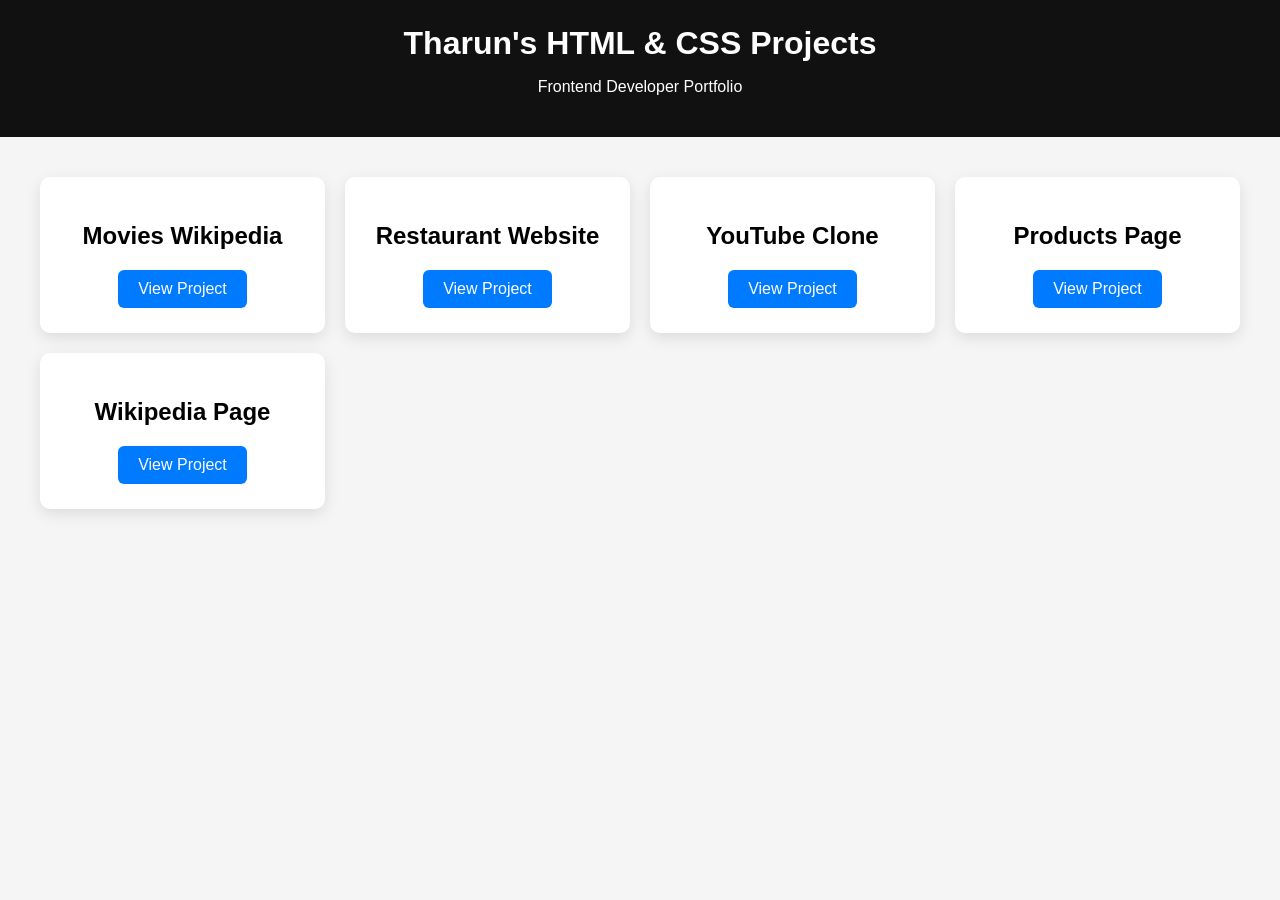
<file: index.html>
<!DOCTYPE html>
<html lang="en">
<head>
<meta charset="UTF-8">
<title>HTML CSS</title>

<style>

body{
  font-family: Arial, sans-serif;
  margin:0;
  background:#f5f5f5;
}

header{
  background:#111;
  color:white;
  padding:25px;
  text-align:center;
}

h1{
  margin:0;
}

.projects{
  display:grid;
  grid-template-columns:repeat(auto-fit,minmax(250px,1fr));
  gap:20px;
  padding:40px;
}

.card{
  background:white;
  padding:25px;
  border-radius:10px;
  box-shadow:0 5px 15px rgba(0,0,0,0.1);
  text-align:center;
  transition:0.3s;
}

.card:hover{
  transform:translateY(-5px);
}

.card h2{
  margin-bottom:10px;
}

.card a{
  display:inline-block;
  margin-top:10px;
  padding:10px 20px;
  background:#007BFF;
  color:white;
  text-decoration:none;
  border-radius:6px;
}

.card a:hover{
  background:#0056b3;
}

</style>
</head>

<body>

<header>
<h1>Tharun's HTML & CSS Projects</h1>
<p>Frontend Developer Portfolio</p>
</header>

<section class="projects">

<div class="card">
<h2>Movies Wikipedia</h2>
<a href="./Movies Wikipedia project/movies-wiki.html">View Project</a>
</div>

<div class="card">
<h2>Restaurant Website</h2>
<a href="./Restaurant project/mmsfoods.html">View Project</a>
</div>

<div class="card">
<h2>YouTube Clone</h2>
<a href="./Youtube project/youtube.html">View Project</a>
</div>

<div class="card">
<h2>Products Page</h2>
<a href="./products project/index.html">View Project</a>
</div>

<div class="card">
<h2>Wikipedia Page</h2>
<a href="./wikipedia project/wikipedia.html">View Project</a>
</div>
</section>

</body>
</html>
</file>
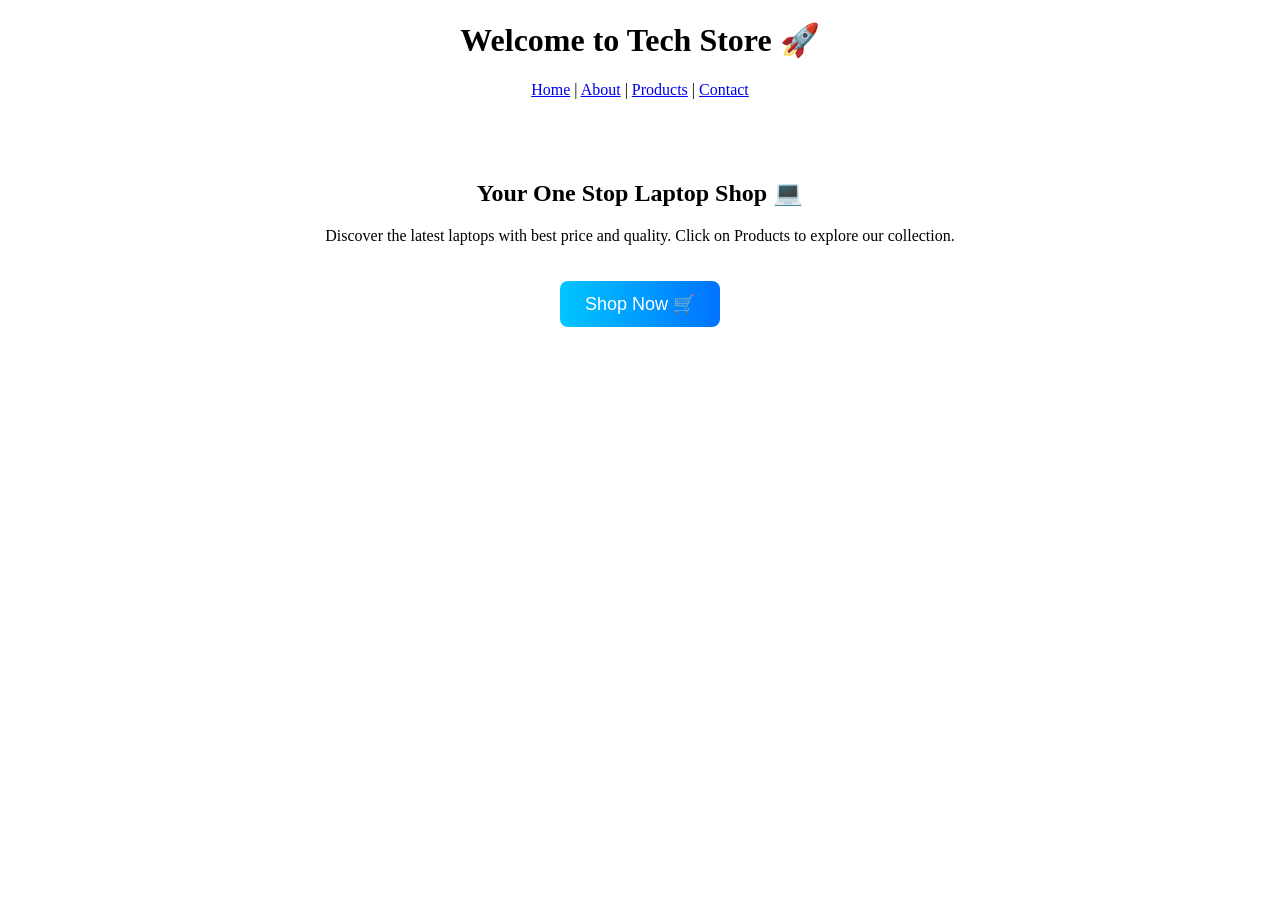
<file: products project/index.html>
<!DOCTYPE html>
<html lang="en">
<head>
  <meta charset="UTF-8">
  <title>Home</title>
  <link rel="stylesheet" href="style.css">
</head>
<body>

  <center>
    <h1>Welcome to Tech Store 🚀</h1>
  </center>

  <nav style="text-align:center;">
    <a href="./index.html">Home</a> |
    <a href="./about.html">About</a> |
    <a href="./product.html">Products</a> |
    <a href="./contact.html">Contact</a>
  </nav>
  <center>
    <section class="home-section">
      <h2>Your One Stop Laptop Shop 💻</h2>
      <p>
        Discover the latest laptops with best price and quality.
        Click on Products to explore our collection.
      </p>

      <a href="./product.html">
        <button class="shop-btn">Shop Now 🛒</button>
      </a>
    </section>
  </center>  

</body>
</html>
</file>
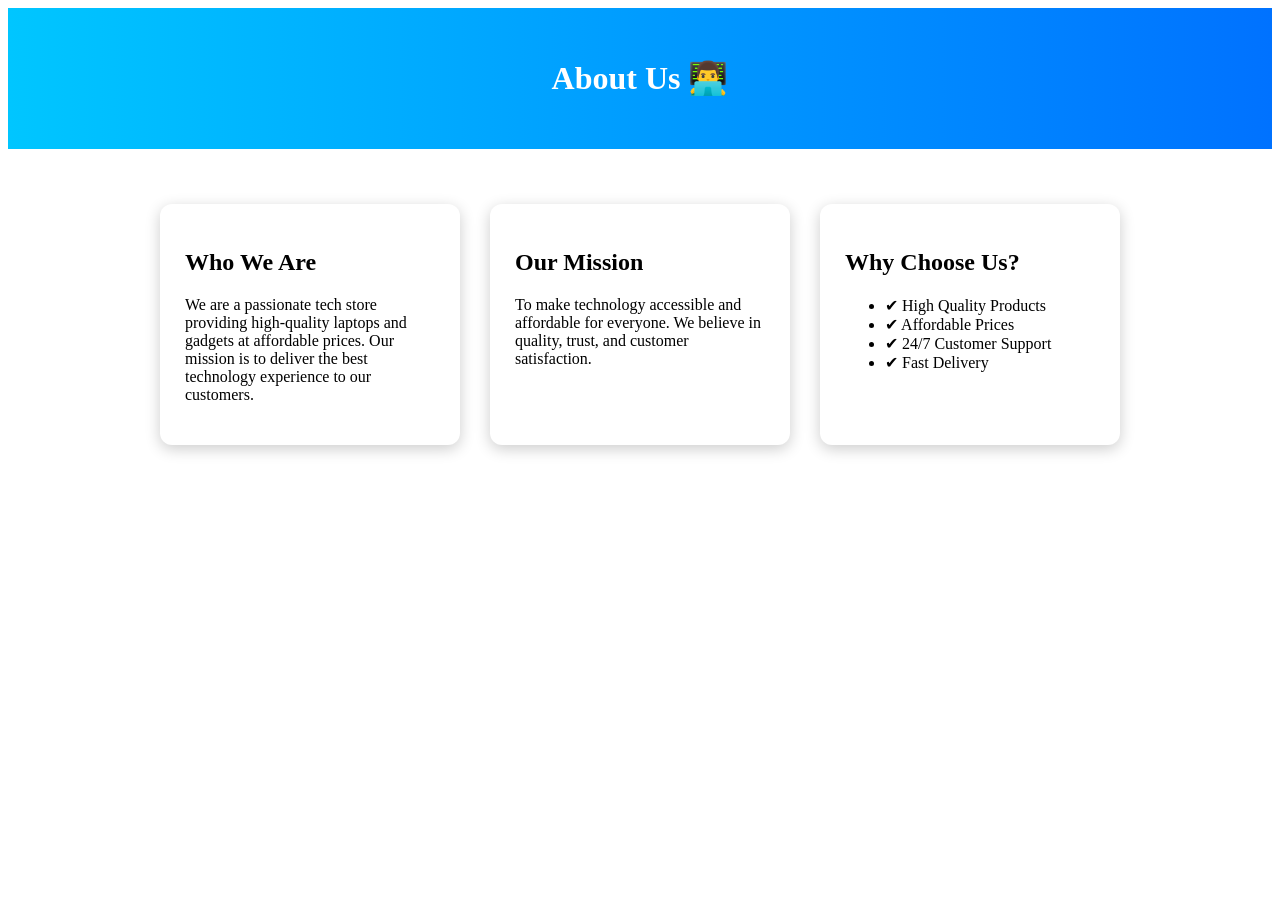
<file: products project/about.html>
<!DOCTYPE html>
<html lang="en">
<head>
  <meta charset="UTF-8">
  <meta name="viewport" content="width=device-width, initial-scale=1.0">
  <title>About Us</title>
  <link rel="stylesheet" href="style.css">
</head>
<body>

  <header class="header">
    <h1>About Us 👨‍💻</h1>
  </header>

  <section class="about-section">
    <div class="about-card">
      <h2>Who We Are</h2>
      <p>
        We are a passionate tech store providing high-quality laptops 
        and gadgets at affordable prices. Our mission is to deliver 
        the best technology experience to our customers.
      </p>
    </div>

    <div class="about-card">
      <h2>Our Mission</h2>
      <p>
        To make technology accessible and affordable for everyone.
        We believe in quality, trust, and customer satisfaction.
      </p>
    </div>

    <div class="about-card">
      <h2>Why Choose Us?</h2>
      <ul>
        <li>✔ High Quality Products</li>
        <li>✔ Affordable Prices</li>
        <li>✔ 24/7 Customer Support</li>
        <li>✔ Fast Delivery</li>
      </ul>
    </div>
  </section>

</body>
</html>
</file>
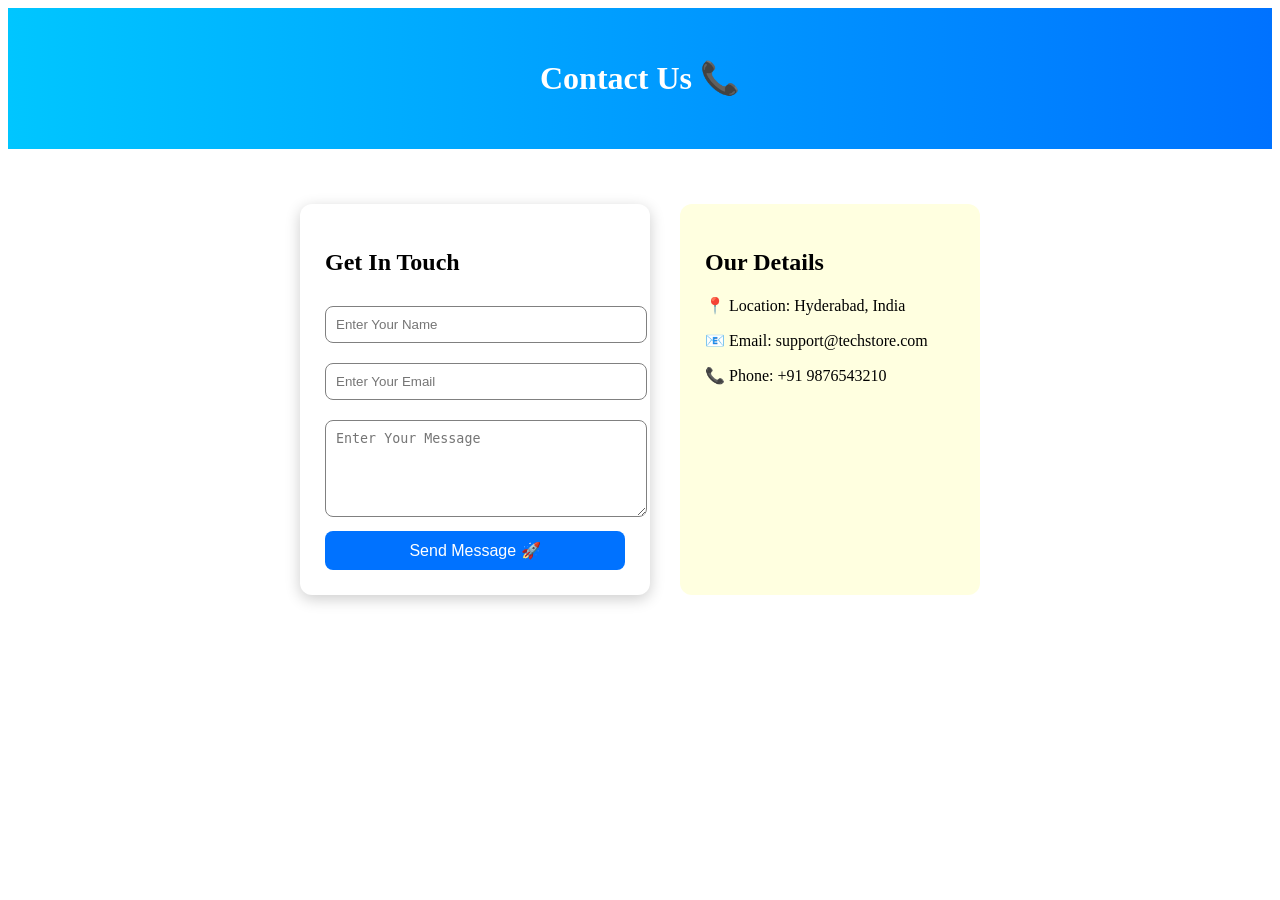
<file: products project/contact.html>
<!DOCTYPE html>
<html lang="en">
<head>
  <meta charset="UTF-8">
  <meta name="viewport" content="width=device-width, initial-scale=1.0">
  <title>Contact Us</title>
  <link rel="stylesheet" href="style.css">
</head>
<body>

  <header class="header">
    <h1>Contact Us 📞</h1>
  </header>

  <section class="contact-section">
    <div class="contact-card">
      <h2>Get In Touch</h2>
      <form>
        <input type="text" placeholder="Enter Your Name" required>
        <input type="email" placeholder="Enter Your Email" required>
        <textarea rows="5" placeholder="Enter Your Message"></textarea>
        <button type="submit">Send Message 🚀</button>
      </form>
    </div>

    <div class="contact-info">
      <h2>Our Details</h2>
      <p>📍 Location: Hyderabad, India</p>
      <p>📧 Email: support@techstore.com</p>
      <p>📞 Phone: +91 9876543210</p>
    </div>
  </section>

</body>
</html>
</file>
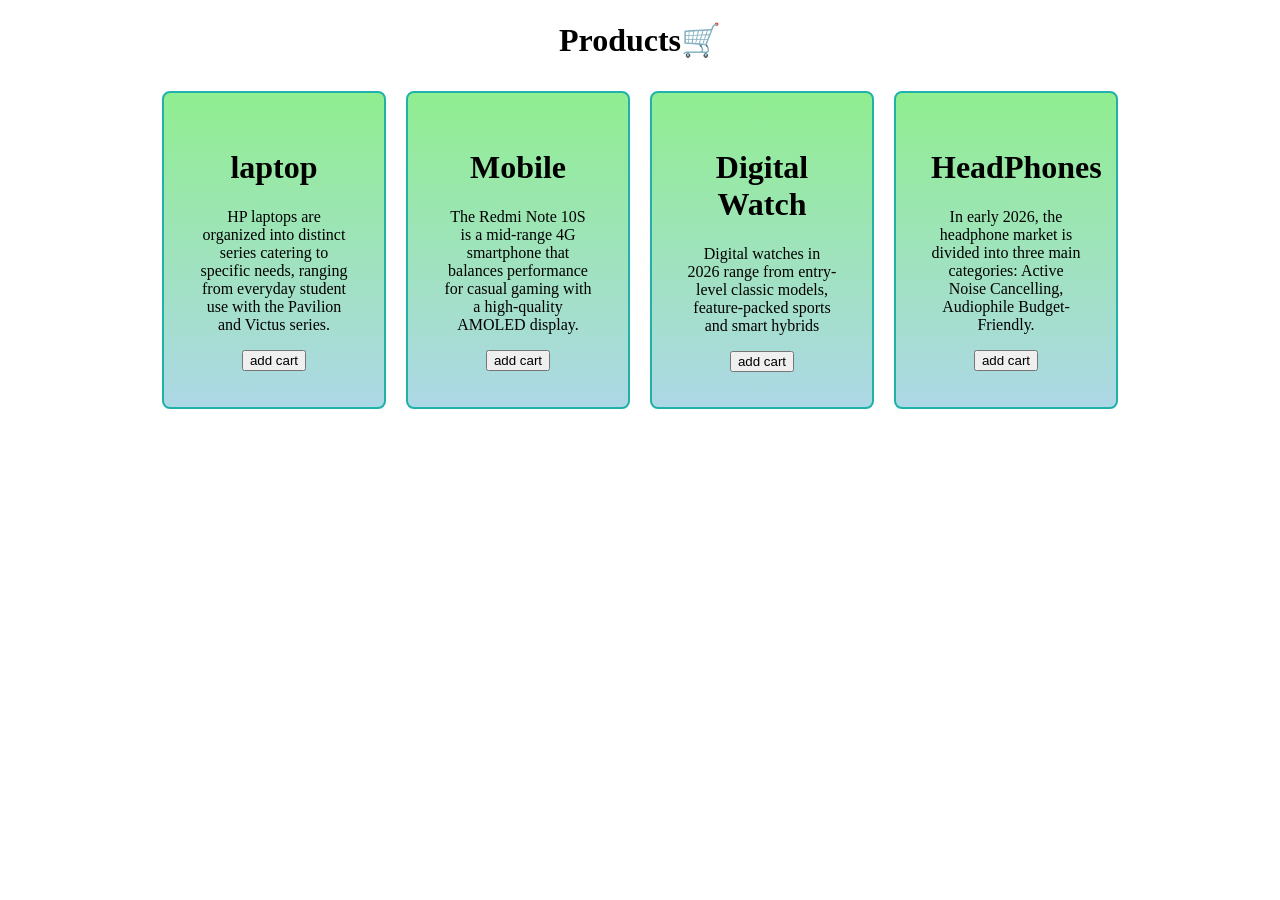
<file: products project/product.html>
<!DOCTYPE html>
<html lang="en">
<head>
  <meta charset="UTF-8">
  <meta name="viewport" content="width=device-width, initial-scale=1.0">
  <title>Document</title>
  <link rel="stylesheet" href="style.css">
  
</head>
<body>
  <center>
  <h1>Products🛒</h1>
  </center>
  <div class="container">
    <div class="cards">
      <h1>laptop</h1>
      <p>HP laptops are organized into distinct series catering to specific needs, 
        ranging from everyday student use with the Pavilion and Victus series. </p>
       <button onclick="addProduct()">add cart</button>  <!-- this is inline js onclick="alert('your product is add')" -->
    </div>
     <div class="cards">
      <h1>Mobile</h1>
      <p>The Redmi Note 10S is a mid-range 4G smartphone that balances performance for casual gaming with a high-quality AMOLED display.</p>
      <button onclick="addProduct()">add cart</button>
    </div>
     <div class="cards">
      <h1>Digital Watch</h1>
      <p>Digital watches in 2026 range from entry-level classic models, feature-packed sports and smart hybrids</p>
      <button onclick="addProduct()">add cart</button>
    </div>
     <div class="cards">
      <h1>HeadPhones</h1>
      <p>In early 2026, the headphone market is divided into three main categories: Active Noise Cancelling, Audiophile 
        Budget-Friendly.</p>
      <button onclick="addProduct()">add cart</button>
    </div>
  </div>
  <script src="./app.js"></script>
</body>
</html>
</file>
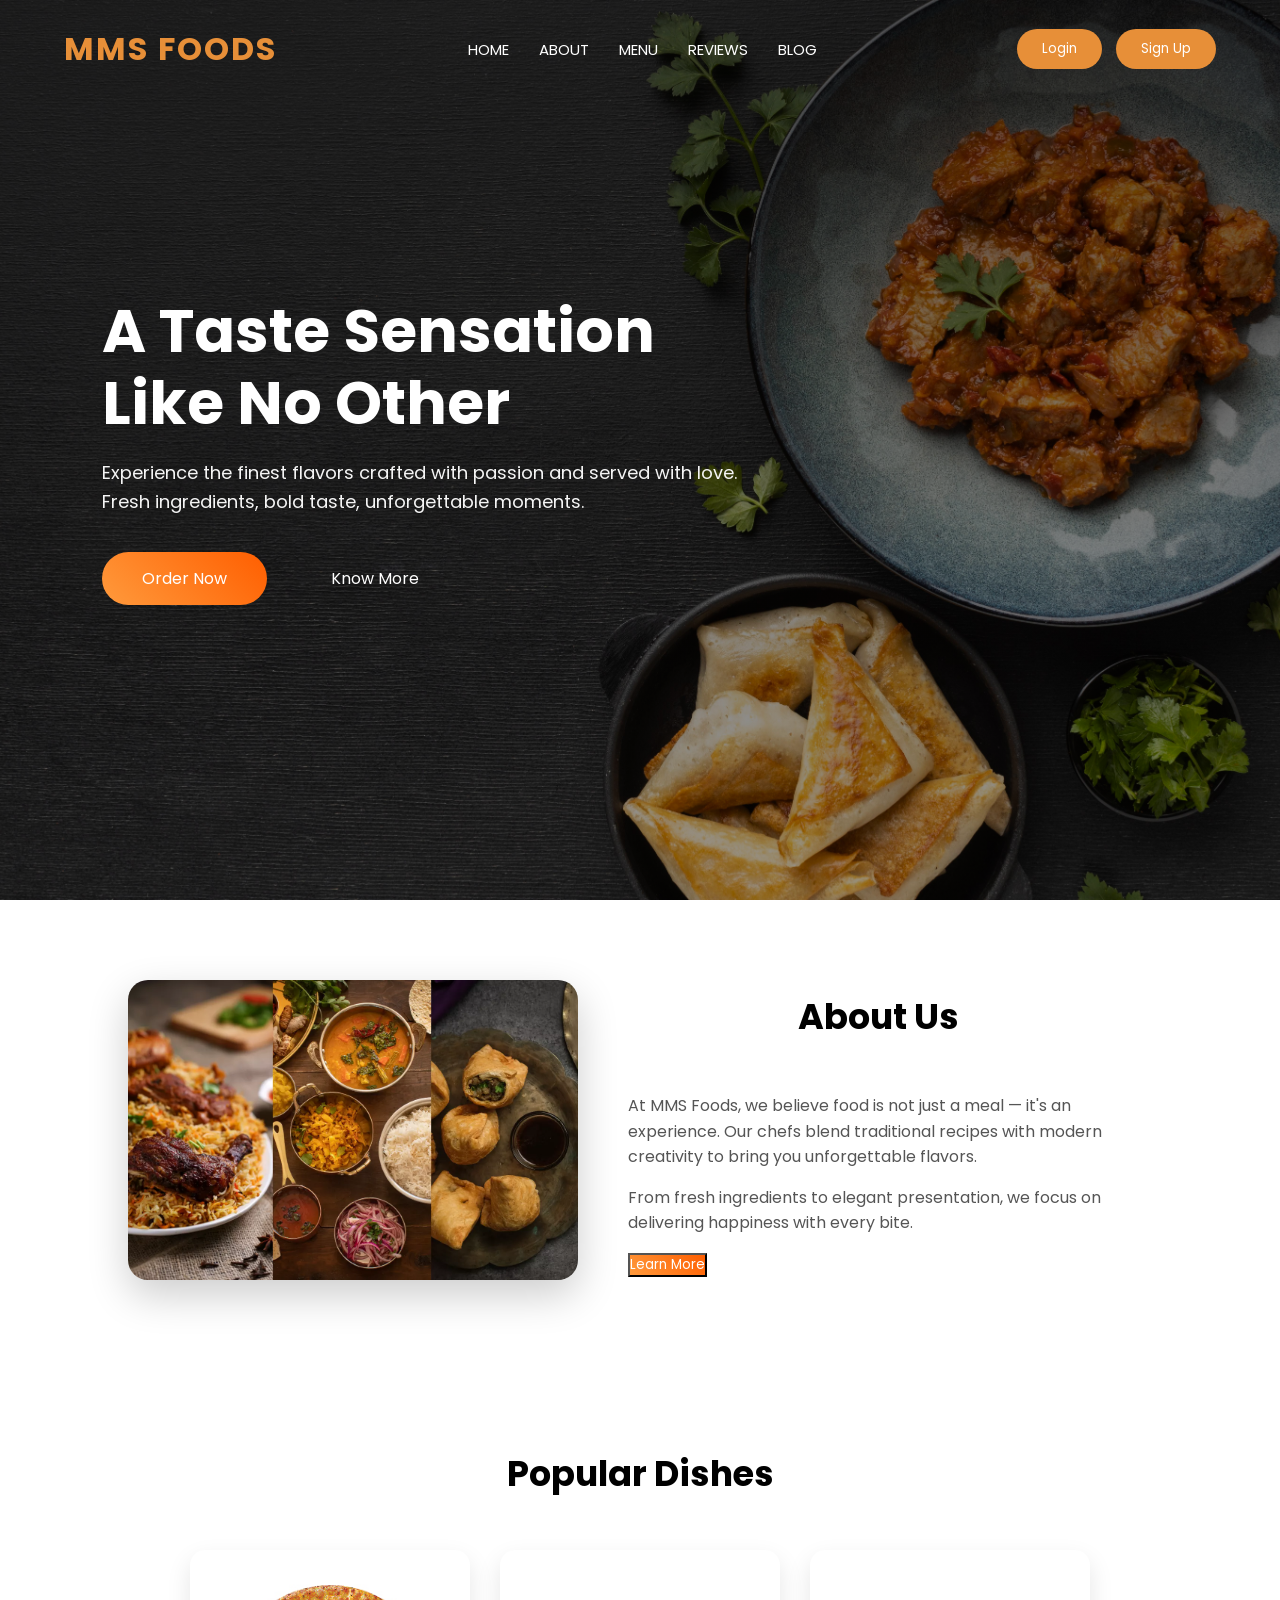
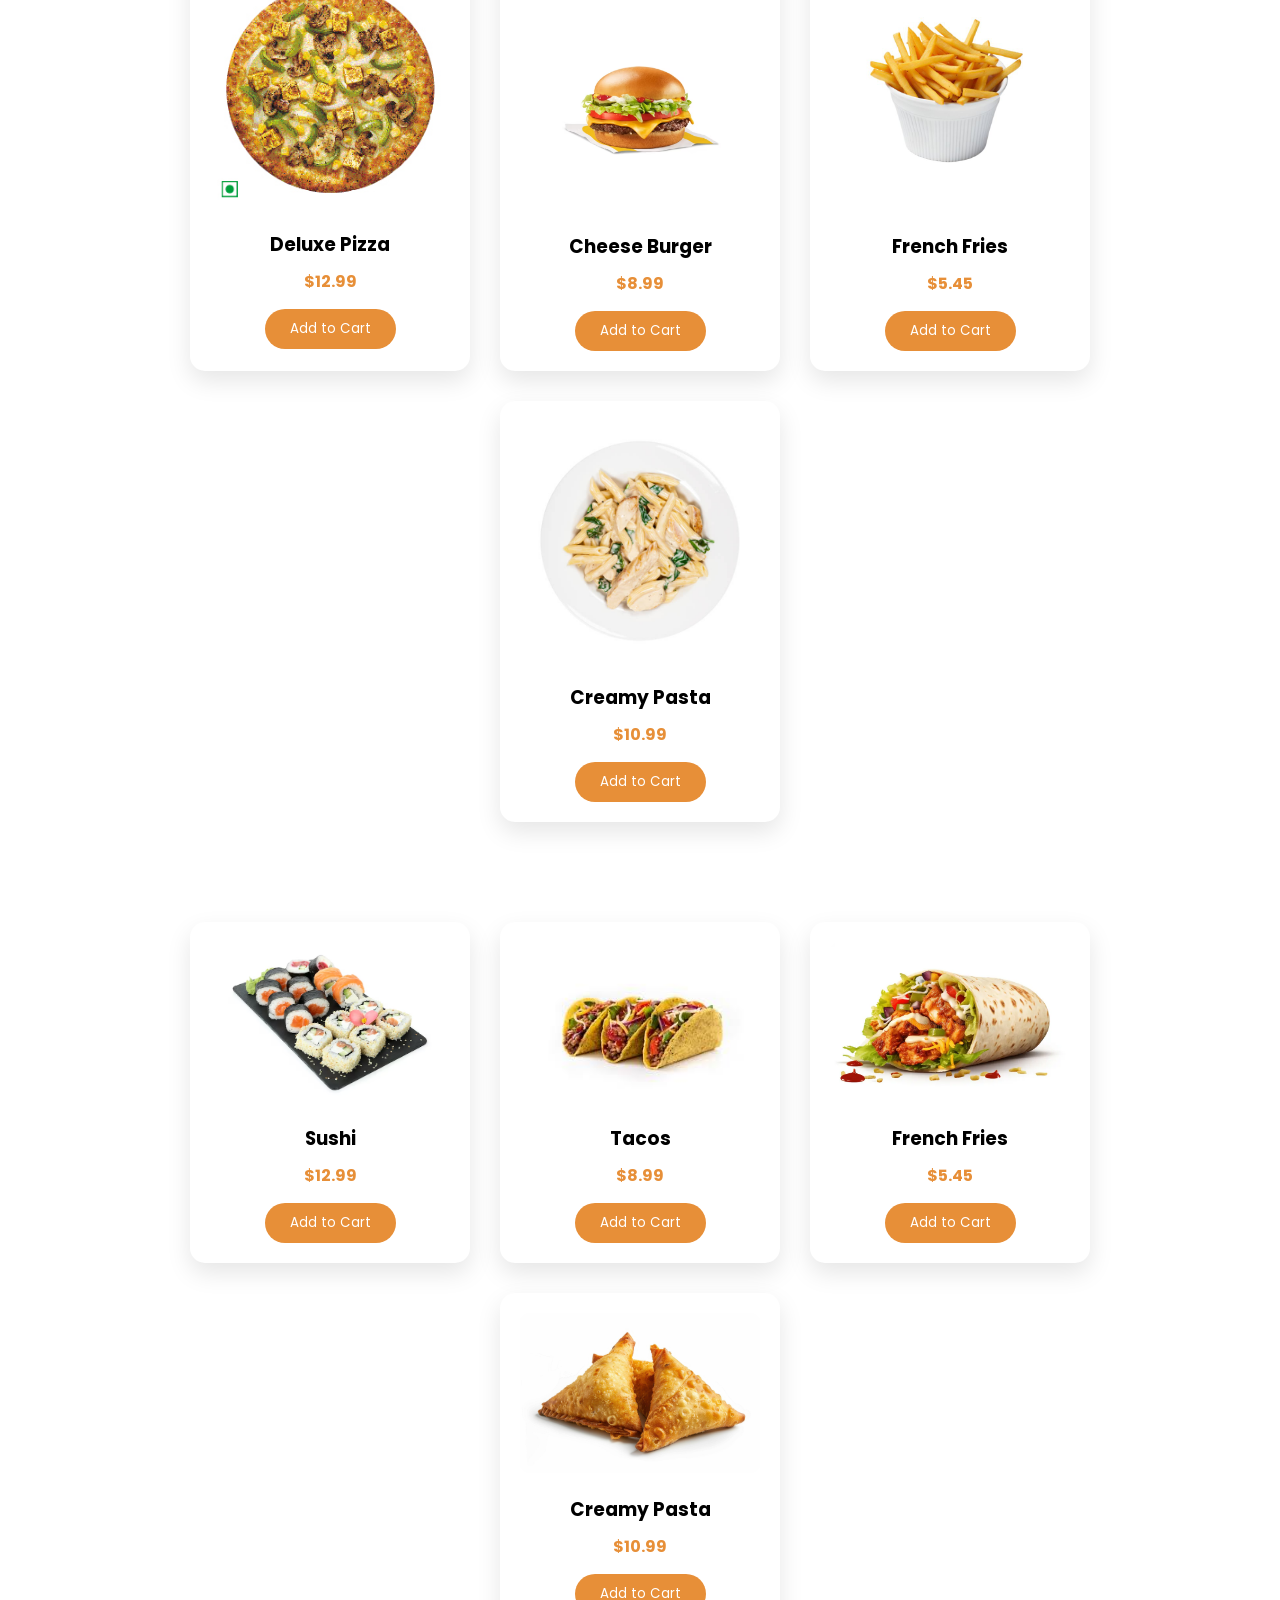
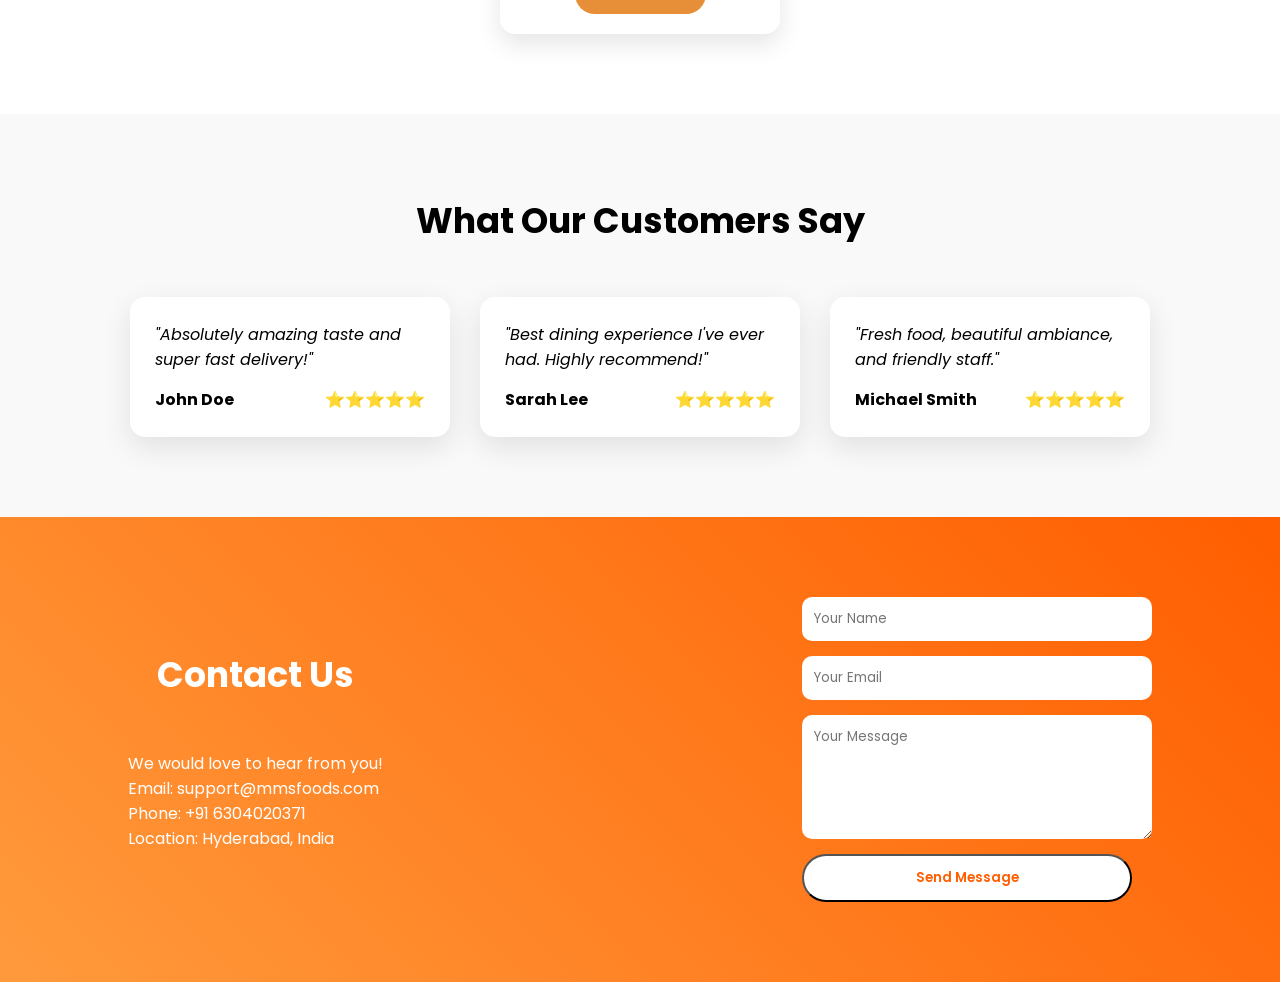
<file: Restaurant project/mmsfoods.html>
<!DOCTYPE html>
<html lang="en">
<head>
    <meta charset="UTF-8">
    <title>Foodie - Taste the Best</title>
    <meta name="viewport" content="width=device-width, initial-scale=1.0">
    <link rel="stylesheet" href="mmsfoods.css">
    <link href="https://fonts.googleapis.com/css2?family=Poppins:wght@300;400;600;700&display=swap" rel="stylesheet">
</head>
<body>

    <!-- ===== HEADER ===== -->
    <header>
        <nav class="navbar">
            <div class="logo">MMS FOODS</div>

            <ul class="nav-links">
                <li><a href="#home">Home</a></li>
                <li><a href="#about">About</a></li>
                <li><a href="#menu">Menu</a></li>
                <li><a href="#reviews">Reviews</a></li>
                <li><a href="#blog">Blog</a></li>
            </ul>

            <div class="nav-buttons">
                <button class="btn login-btn">Login</button>
                <button class="btn signup-btn">Sign Up</button>
            </div>
        </nav>
    </header>

    <!-- ===== HERO SECTION ===== -->
    <section class="hero" id="home">
        <div class="hero-content">
            <h1>A Taste Sensation <br> Like No Other</h1>
            <p>
                Experience the finest flavors crafted with 
                passion and served with love.<br>
                Fresh ingredients, bold taste, unforgettable moments.
            </p>

            <div class="hero-buttons">
                <button class="btn primary-btn">Order Now</button>
                <button class="btn secondary-btn">Know More</button>
            </div>
        </div>
    </section>

  
    <!-- ===== ABOUT SECTION ===== -->
<section class="about" id="about">
    <div class="about-container">
        <div class="about-image">
            <img src="images/about.jpg" alt="About Food">
        </div>

        <div class="about-content">
            <h2>About Us</h2>
            <p>
                At MMS Foods, we believe food is not just a meal — it's an experience.
                Our chefs blend traditional recipes with modern creativity to bring
                you unforgettable flavors.
            </p>

            <p>
                From fresh ingredients to elegant presentation, we focus on
                delivering happiness with every bite.
            </p>

            <button class="btn primary-btn">Learn More</button>
        </div>
    </div>
</section>

    <!-- ===== MENU SECTION ===== -->
    <section class="menu" id="menu">
        <div class="section-container">
            <h2>Popular Dishes</h2>

            <div class="menu-cards">
                <div class="card">
                    <img src="images/Deluxe_Veggie.jpg" alt="Pizza">
                    <h3>Deluxe Pizza</h3>
                    <p>$12.99</p>
                    <button class="btn small-btn">Add to Cart</button>
                </div>

                <div class="card">
                    <img src="images/cheese-burger.jpg" alt="Burger">
                    <h3>Cheese Burger</h3>
                    <p>$8.99</p>
                    <button class="btn small-btn">Add to Cart</button>
                </div>

                <div class="card">
                    <img src="images/french-fries.jpg" alt="Burger">
                    <h3>French Fries</h3>
                    <p>$5.45</p>
                    <button class="btn small-btn">Add to Cart</button>
                </div>

                <div class="card">
                    <img src="images/creamy-pasta.jpg" alt="Pasta">
                    <h3>Creamy Pasta</h3>
                    <p>$10.99</p>
                    <button class="btn small-btn">Add to Cart</button>
                </div>
            </div>
            <br>
            <br>
            <br>
            <br>
            <div class="menu-cards">
                <div class="card">
                    <img src="images/sushi.jpg" alt="Pizza">
                    <h3>Sushi</h3>
                    <p>$12.99</p>
                    <button class="btn small-btn">Add to Cart</button>
                </div>

                <div class="card">
                    <img src="images/tacos.jpg" alt="Burger">
                    <h3>Tacos</h3>
                    <p>$8.99</p>
                    <button class="btn small-btn">Add to Cart</button>
                </div>

                <div class="card">
                    <img src="images/shawarma.jpg" alt="Burger">
                    <h3>French Fries</h3>
                    <p>$5.45</p>
                    <button class="btn small-btn">Add to Cart</button>
                </div>

                <div class="card">
                    <img src="images/samosa.jpg" alt="Pasta">
                    <h3>Creamy Pasta</h3>
                    <p>$10.99</p>
                    <button class="btn small-btn">Add to Cart</button>
                </div>
            </div>
        </div>
    </section>

    

    <!-- ===== REVIEWS SECTION ===== -->
    <!-- ===== REVIEWS SECTION ===== -->
<section class="reviews" id="reviews">
    <div class="section-container">
        <h2>What Our Customers Say</h2>

        <div class="review-container">
            <div class="review-card">
                <p>"Absolutely amazing taste and super fast delivery!"</p>
                <div class="review-user">
                    <h4>John Doe</h4>
                    <span>⭐⭐⭐⭐⭐</span>
                </div>
            </div>

            <div class="review-card">
                <p>"Best dining experience I've ever had. Highly recommend!"</p>
                <div class="review-user">
                    <h4>Sarah Lee</h4>
                    <span>⭐⭐⭐⭐⭐</span>
                </div>
            </div>

            <div class="review-card">
                <p>"Fresh food, beautiful ambiance, and friendly staff."</p>
                <div class="review-user">
                    <h4>Michael Smith</h4>
                    <span>⭐⭐⭐⭐⭐</span>
                </div>
            </div>
        </div>
    </div>
</section>

    <!-- ===== CONTACT SECTION ===== -->
    <section class="contact" id="contact">
        <div class="contact-container">
            <div class="contact-info">
                <h2>Contact Us</h2>
                <p>We would love to hear from you!</p>
                <p>Email: support@mmsfoods.com</p>
                <p>Phone: +91 6304020371</p>
                <p>Location: Hyderabad, India</p>
            </div>

            <div class="contact-form">
                <form>
                    <input type="text" placeholder="Your Name" required>
                    <input type="email" placeholder="Your Email" required>
                    <textarea rows="5" placeholder="Your Message"></textarea>
                    <button type="submit" class="btn primary-btn">Send Message</button>
                </form>
            </div>
        </div>
    </section>

</body>
</html>
</file>
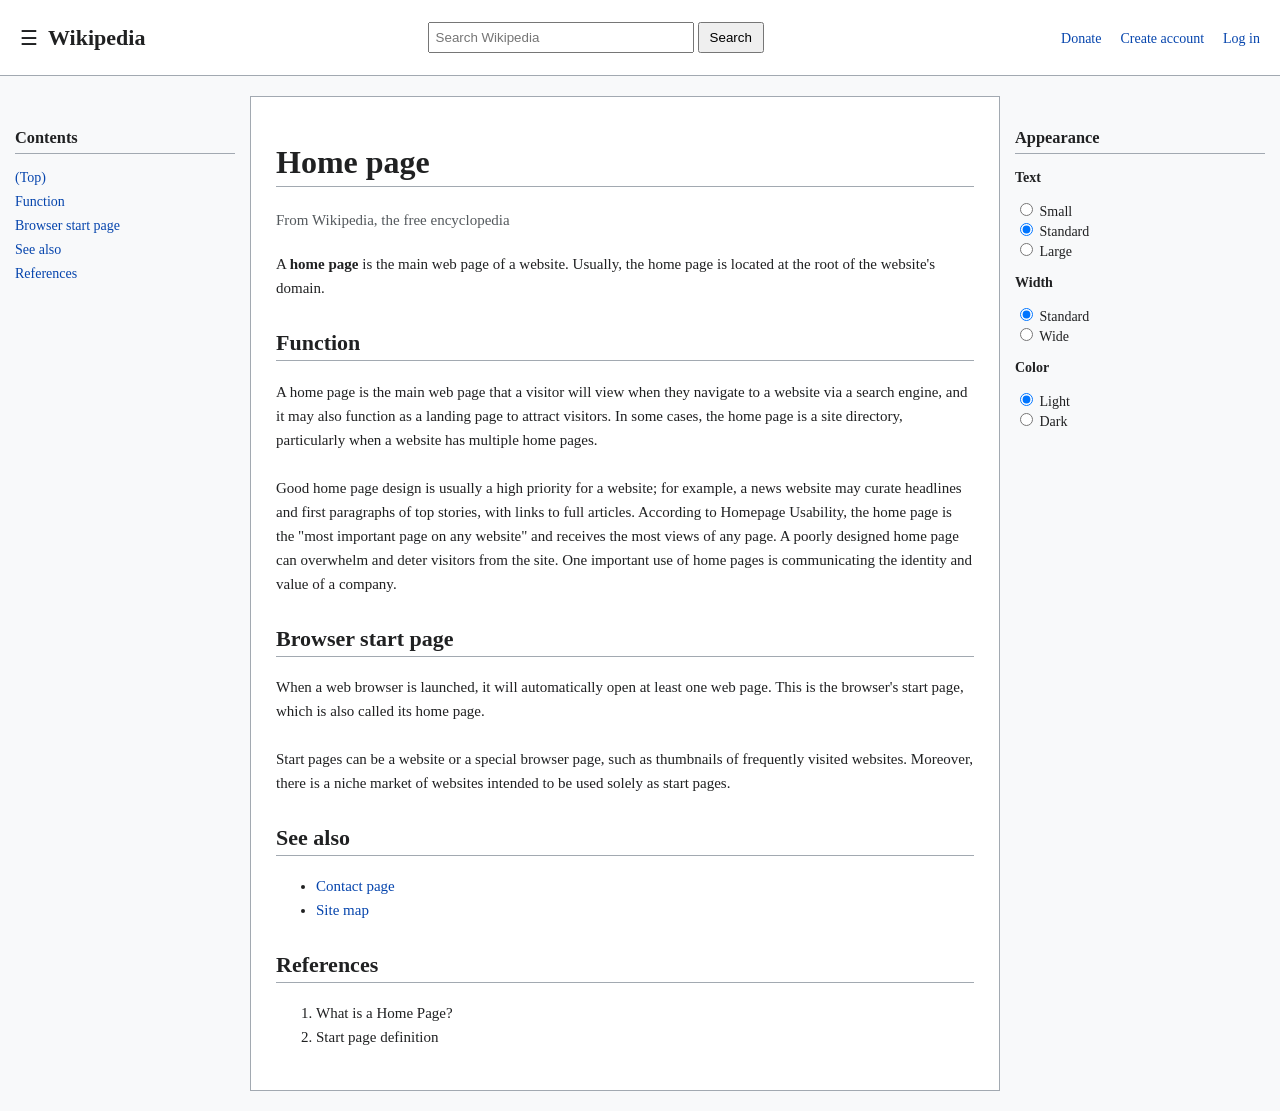
<file: wikipedia project/wikipedia.html>
<!DOCTYPE html>
<html lang="en">
<head>
<meta charset="UTF-8">
<title>Home page - Wikipedia</title>
<link rel="stylesheet" href="wiki.css">
</head>
<body>

<!-- ===== TOP HEADER ===== -->
<header class="top-header">
  <div class="left-header">
    <span class="menu">☰</span>
    <h1 class="logo">Wikipedia</h1>
  </div>

  <div class="search-bar">
    <input type="text" placeholder="Search Wikipedia">
    <button>Search</button>
  </div>

  <div class="right-header">
    <a href="#">Donate</a>
    <a href="#">Create account</a>
    <a href="#">Log in</a>
  </div>
</header>

<!-- ===== MAIN LAYOUT ===== -->
<div class="page-layout">

  <!-- LEFT SIDEBAR -->
  <aside class="left-sidebar">
    <h3>Contents</h3>
    <ul>
      <li><a href="#top">(Top)</a></li>
      <li><a href="#function">Function</a></li>
      <li><a href="#browser">Browser start page</a></li>
      <li><a href="#see">See also</a></li>
      <li><a href="#references">References</a></li>
    </ul>
  </aside>

  <!-- MAIN CONTENT -->
  <main class="main-content">

    <h1 id="top">Home page</h1>
    <p class="subheading">From Wikipedia, the free encyclopedia</p>

    <p>
      A <strong>home page</strong> is the main web page of a website.
      Usually, the home page is located at the root of the website's domain.
    </p>

    <h2 id="function">Function</h2>
    <p>
      A home page is the main web page that a visitor will view when they navigate to a website via a search engine, and it may also function as a landing page to attract visitors.
      In some cases, the home page is a site directory, particularly when a website has multiple home pages.<br><br>
      Good home page design is usually a high priority for a website; for example, a news website may curate headlines and first paragraphs of top stories, with links to full articles.
      According to Homepage Usability, the home page is the "most important page on any website" and receives the most views of any page.
       A poorly designed home page can overwhelm and deter visitors from the site. One important use of home pages is communicating the identity and value of a company.

    </p>

    <h2 id="browser">Browser start page</h2>
    <p>
     When a web browser is launched, it will automatically open at least one web page. 
     This is the browser's start page, which is also called its home page.<br><br>
     Start pages can be a website or a special browser page, such as thumbnails of frequently visited websites.
      Moreover, there is a niche market of websites intended to be used solely as start pages.
    </p>

    <h2 id="see">See also</h2>
    <ul>
      <li><a href="#">Contact page</a></li>
      <li><a href="#">Site map</a></li>
    </ul>

    <h2 id="references">References</h2>
    <ol>
      <li>What is a Home Page?</li>
      <li>Start page definition</li>
    </ol>

  </main>

  <!-- RIGHT SIDEBAR -->
  <aside class="right-sidebar">
    <h3>Appearance</h3>

    <div class="option">
      <p><strong>Text</strong></p>
      <label><input type="radio" name="text"> Small</label><br>
      <label><input type="radio" name="text" checked> Standard</label><br>
      <label><input type="radio" name="text"> Large</label>
    </div>

    <div class="option">
      <p><strong>Width</strong></p>
      <label><input type="radio" name="width" checked> Standard</label><br>
      <label><input type="radio" name="width"> Wide</label>
    </div>

    <div class="option">
      <p><strong>Color</strong></p>
      <label><input type="radio" name="color" checked> Light</label><br>
      <label><input type="radio" name="color"> Dark</label>
    </div>

  </aside>

</div>

</body>
</html>
</file>
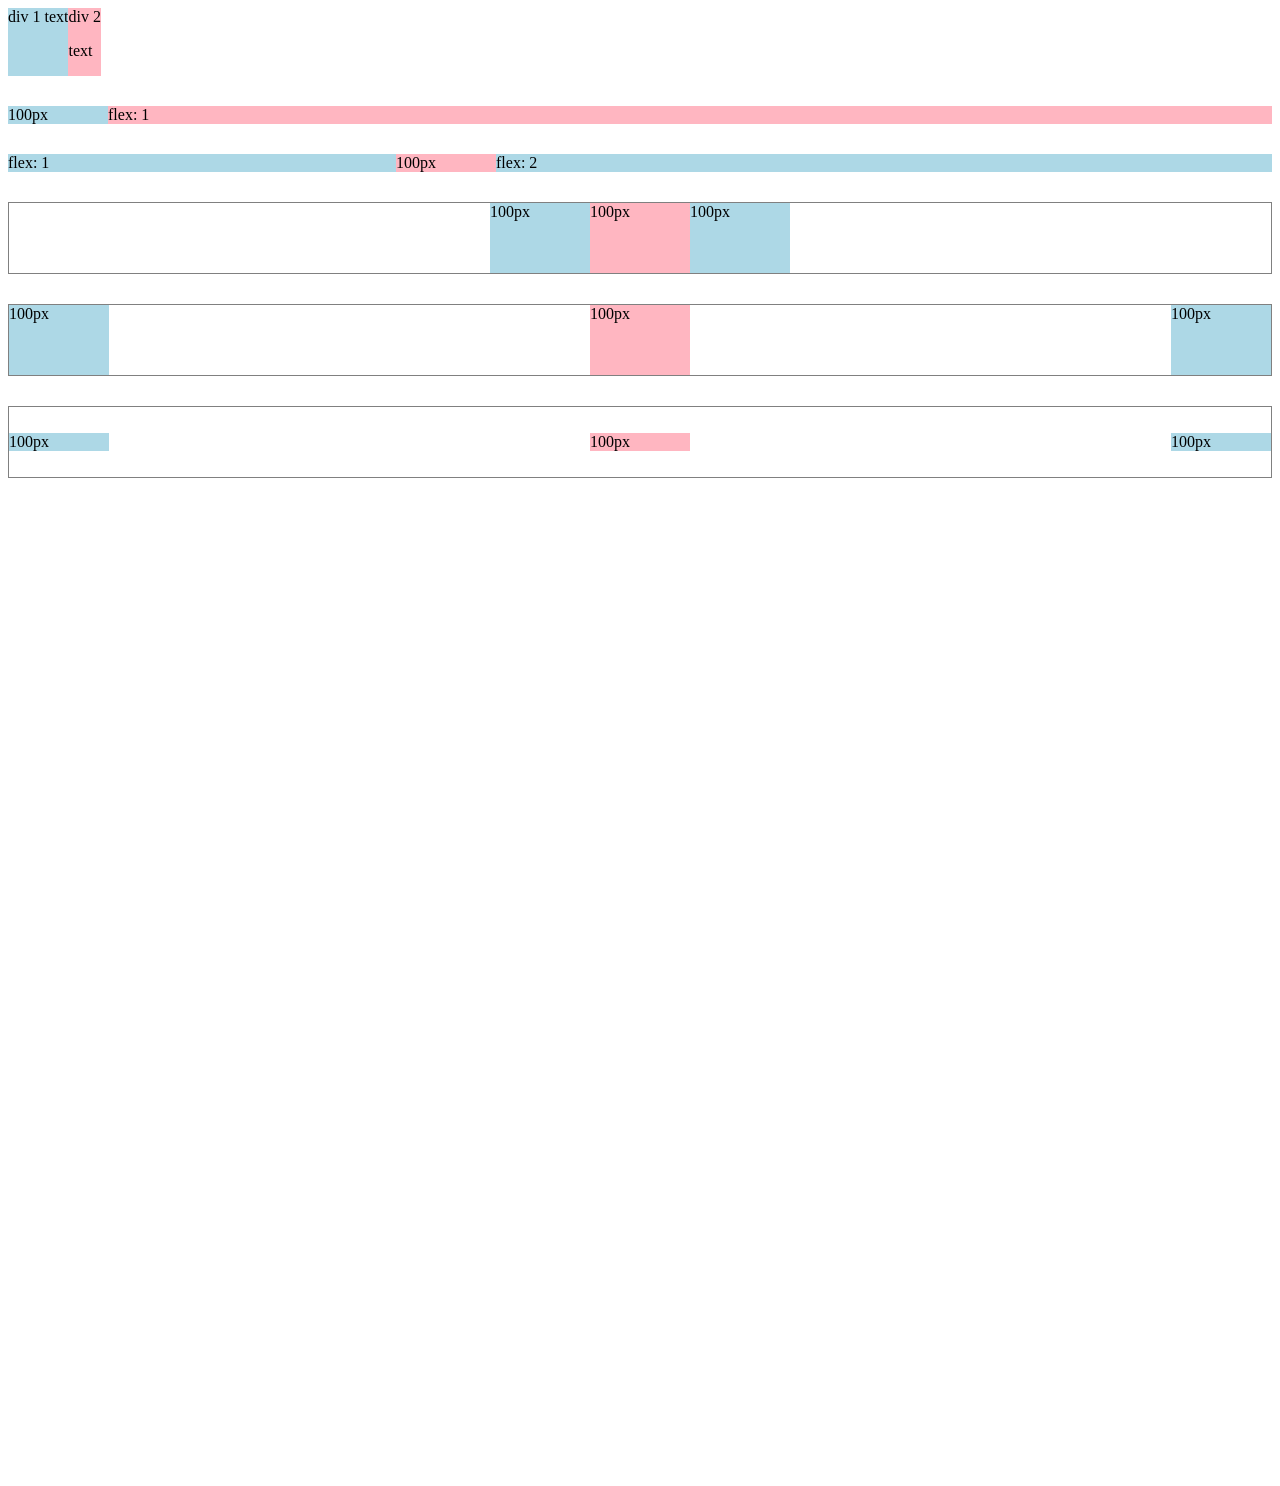
<file: Youtube project/flexbox.html>
<!DOCTYPE html>
<html>
  <head>
    <title>Flexbox Practice</title>
  </head>
  <body style="padding-bottom: 1000px;">
    <div style="
      display: flex;
      flex-direction: row;
    ">
      <div style="background-color: lightblue;">div 1 text</div>
      <div style="background-color: lightpink;">div 2 <p>text</p></div>
    </div>

    <div style="
      margin-top: 30px;
      display: flex;
      flex-direction: row;
    ">
      <div style="
        background-color: lightblue;
        width: 100px;
      ">100px</div>
      <div style="
        background-color: lightpink;
        flex: 1;
      ">flex: 1</div>
    </div>

    <div style="
      margin-top: 30px;
      display: flex;
      flex-direction: row;
    ">
      <div style="
        background-color: lightblue;
        flex: 1;
      ">flex: 1</div>
      <div style="
        background-color: lightpink;
        width: 100px;
      ">100px</div>
      <div style="
        background-color: lightblue;
        flex: 2;
      ">flex: 2</div>
    </div>

    <div style="
      margin-top: 30px;
      height: 70px;
      border-width: 1px;
      border-style: solid;
      border-color: gray;

      display: flex;
      flex-direction: row;
      justify-content: center;
    ">
      <div style="
        background-color: lightblue;
        width: 100px;
      ">100px</div>
      <div style="
        background-color: lightpink;
        width: 100px;
      ">100px</div>
      <div style="
        background-color: lightblue;
        width: 100px;
      ">100px</div>
    </div>

    <div style="
      margin-top: 30px;
      height: 70px;
      border-width: 1px;
      border-style: solid;
      border-color: gray;

      display: flex;
      flex-direction: row;
      justify-content: space-between;
    ">
      <div style="
        background-color: lightblue;
        width: 100px;
      ">100px</div>
      <div style="
        background-color: lightpink;
        width: 100px;
      ">100px</div>
      <div style="
        background-color: lightblue;
        width: 100px;
      ">100px</div>
    </div>

    <div style="
      margin-top: 30px;
      height: 70px;
      border-width: 1px;
      border-style: solid;
      border-color: gray;

      display: flex;
      flex-direction: row;
      justify-content: space-between;
      align-items: center;
    ">
      <div style="
        background-color: lightblue;
        width: 100px;
      ">100px</div>
      <div style="
        background-color: lightpink;
        width: 100px;
      ">100px</div>
      <div style="
        background-color: lightblue;
        width: 100px;
      ">100px</div>
    </div>
  </body>
</html>
</file>
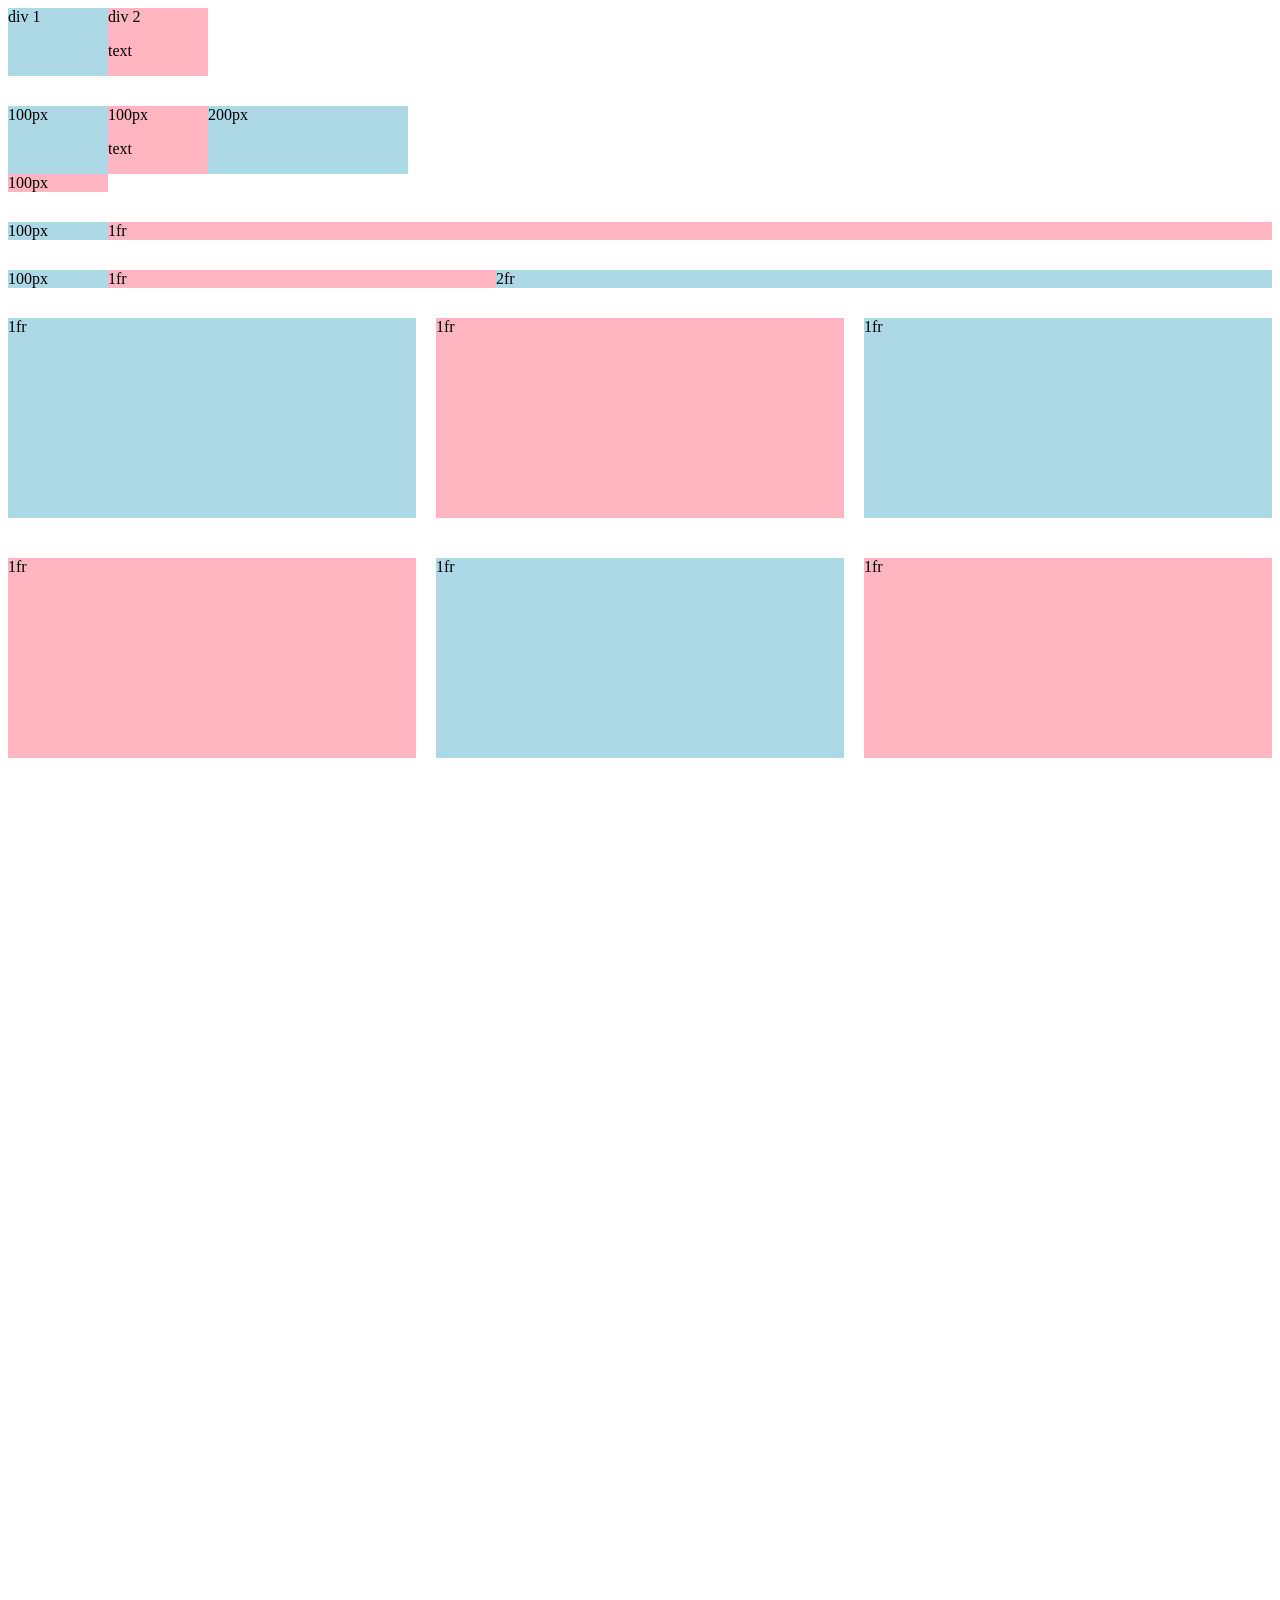
<file: Youtube project/grid.html>
<!DOCTYPE html>
<html>
  <head>
    <title>Grid Practice</title>
  </head>
  <body style="padding-bottom: 1000px;">
    <div style="
      display: grid;
      grid-template-columns: 100px 100px;
    ">
      <div style="background-color: lightblue;">div 1</div>
      <div style="background-color: lightpink;">div 2<p>text</p></div>
    </div>

    <div style="
      margin-top: 30px;
      display: grid;
      grid-template-columns: 100px 100px 200px;
    ">
      <div style="background-color: lightblue;">100px</div>
      <div style="background-color: lightpink;">100px<p>text</p></div>
      <div style="background-color: lightblue;">200px</div>
      <div style="background-color: lightpink;">100px</div>
    </div>

    <div style="
      margin-top: 30px;
      display: grid;
      grid-template-columns: 100px 1fr;
    ">
      <div style="background-color: lightblue;">100px</div>
      <div style="background-color: lightpink;">1fr</div>
    </div>

    <div style="
      margin-top: 30px;
      display: grid;
      grid-template-columns: 100px 1fr 2fr;
    ">
      <div style="background-color: lightblue;">100px</div>
      <div style="background-color: lightpink;">1fr</div>
      <div style="background-color: lightblue;">2fr</div>
    </div>

    <div style="
      margin-top: 30px;
      display: grid;
      grid-template-columns: 1fr 1fr 1fr;
      column-gap: 20px;
      row-gap: 40px;
    ">
      <div style="background-color: lightblue; height: 200px;">1fr</div>
      <div style="background-color: lightpink; height: 200px;">1fr</div>
      <div style="background-color: lightblue; height: 200px;">1fr</div>
      <div style="background-color: lightpink; height: 200px;">1fr</div>
      <div style="background-color: lightblue; height: 200px;">1fr</div>
      <div style="background-color: lightpink; height: 200px;">1fr</div>
    </div>
  </body>
</html>
</file>
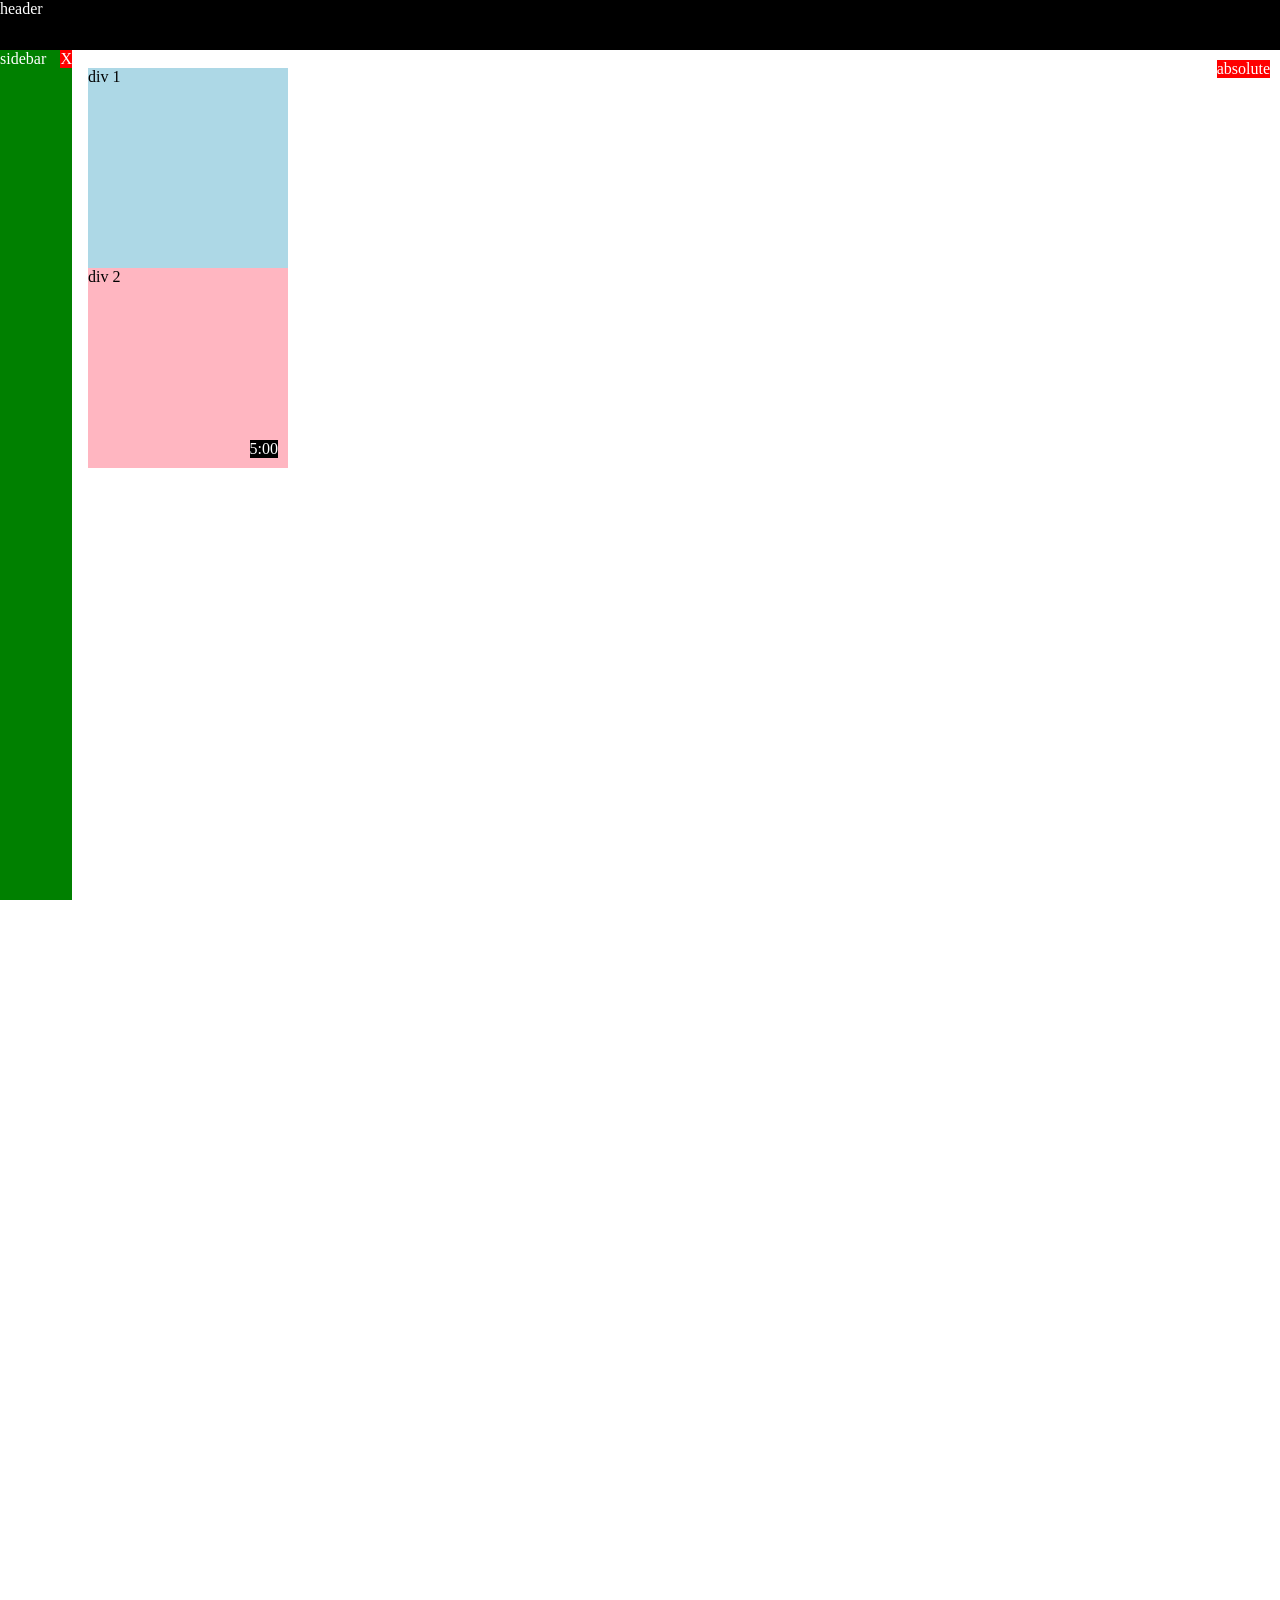
<file: Youtube project/position.html>
<!DOCTYPE html>
<html>
  <head>
    <title>Position Practice</title>
  </head>
  <body style="
    height: 3000px;
    padding-top: 60px;
    padding-left: 80px;
  ">
    <div style="
      background-color: black;
      color: white;
      position: fixed;
      top: 0;
      left: 0;
      right: 0;
      height: 50px;
      z-index: 100;
    ">header</div>

    <div style="
      background-color: green;
      color: white;
      position: fixed;
      left: 0;
      bottom: 0;
      top: 50px;
      width: 72px;
    ">
      sidebar
      <div style="
        position: absolute;
        background-color: red;
        color: white;
        top: 0;
        right: 0;
      ">
        X
      </div>
    </div>

    <div style="
      position: absolute;
      background-color: red;
      color: white;
      top: 60px;
      right: 10px;
    ">
      absolute
    </div>

    <div style="
      background-color: lightblue;
      height: 200px;
      width: 200px;
      position: static;
    ">div 1</div>
    <div style="
      background-color: lightpink;
      height: 200px;
      width: 200px;
      position: relative;
    ">
      div 2
      <div style="
        position: absolute;
        background-color: black;
        color: white;
        bottom: 10px;
        right: 10px;
      ">
        5:00
      </div>
    </div>

  </body>
</html>
</file>
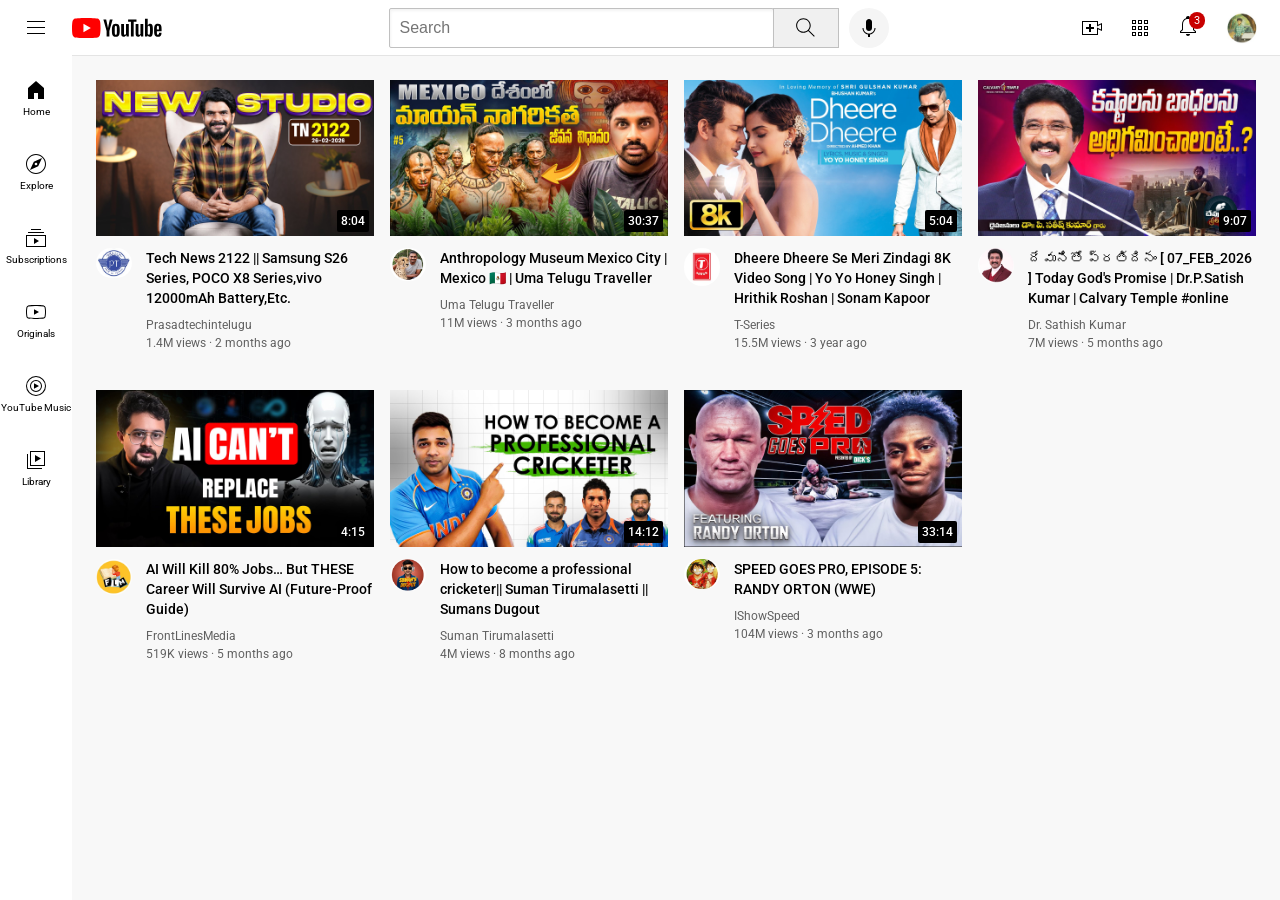
<file: Youtube project/youtube.html>
<!DOCTYPE html>
<html>
  <head>
    <title>YouTube.com </title>

    <link rel="preconnect" href="https://fonts.googleapis.com">
    <link rel="preconnect" href="https://fonts.gstatic.com" crossorigin>
    <link href="https://fonts.googleapis.com/css2?family=Roboto:wght@400;500;700&display=swap" rel="stylesheet">

    <link rel="stylesheet" href="styles/general.css">
    <link rel="stylesheet" href="styles/header.css">
    <link rel="stylesheet" href="styles/video.css">
    <link rel="stylesheet" href="styles/sidebar.css">
  </head>
  <body>
    <header class="header">
      <div class="left-section">
        <img class="hamburger-menu" src="icons/hamburger-menu.svg">
        <img class="youtube-logo" src="icons/youtube-logo.svg">
      </div>
      <div class="middle-section">
        <input class="search-bar" type="text" placeholder="Search">
        <button class="search-button">
          <img class="search-icon" src="icons/search.svg">
          <div class="tooltip">Search</div>
        </button>
        <!-- Put position absolute inside position relative -->
        <button class="voice-search-button">
          <img class="voice-search-icon" src="icons/voice-search-icon.svg">
          <div class="tooltip">Search with your voice</div>
        </button>
      </div>
      <div class="right-section">
        <div class="upload-icon-container">
          <img class="upload-icon" src="icons/upload.svg">
          <div class="tooltip">Create</div>
        </div>
        <img class="youtube-apps-icon" src="icons/youtube-apps.svg">
        <div class="notifications-icon-container">
          <img class="notifications-icon" src="icons/notifications.svg">
          <div class="notifications-count">3</div>
        </div>
        <img class="current-user-picture" src="channel-pictures/my-channel.jpeg">
      </div>
    </header>

    <nav class="sidebar">
      <div class="sidebar-link">
        <img src="icons/home.svg">
        <div>Home</div>
      </div>
      <div class="sidebar-link">
        <img src="icons/explore.svg">
        <div>Explore</div>
      </div>
      <div class="sidebar-link">
        <img src="icons/subscriptions.svg">
        <div>Subscriptions</div>
      </div>
      <div class="sidebar-link">
        <img src="icons/originals.svg">
        <div>Originals</div>
      </div>
      <div class="sidebar-link">
        <img src="icons/youtube-music.svg">
        <div>YouTube Music</div>
      </div>
      <div class="sidebar-link">
        <img src="icons/library.svg">
        <div>Library</div>
      </div>
    </nav>

    <main>
      <section class="video-grid">
        <div class="video-preview">
          <div class="thumbnail-row">
            <img class="thumbnail" src="thumbnails/thumbnail-1.webp">
            <div class="video-time">8:04</div>
          </div>
          <div class="video-info-grid">
            <div class="channel-picture">
              <img class="profile-picture" src="channel-pictures/channel-1.jpeg">
            </div>
            <div class="video-info">
              <p class="video-title">
                Tech News 2122 || Samsung S26 Series, POCO X8 Series,vivo 12000mAh Battery,Etc.
              </p>
              <p class="video-author">
                Prasadtechintelugu
              </p>
              <p class="video-stats">
                1.4M views &#183; 2 months ago
              </p>
            </div>
          </div>
        </div>

        <div class="video-preview">
          <div class="thumbnail-row">
            <img class="thumbnail" src="thumbnails/thumbnail-2.webp">
            <div class="video-time">30:37</div>
          </div>
          <div class="video-info-grid">
            <div class="channel-picture">
              <img class="profile-picture" src="channel-pictures/channel-2.jpeg">
            </div>
            <div class="video-info">
              <p class="video-title">
                Anthropology Museum Mexico City | Mexico 🇲🇽 | Uma Telugu Traveller
              </p>
              <p class="video-author">
                Uma Telugu Traveller
              </p>
              <p class="video-stats">
                11M views &#183; 3 months ago
              </p>
            </div>
          </div>
        </div>

        <div class="video-preview">
          <div class="thumbnail-row">
            <img class="thumbnail" src="thumbnails/thumbnail-3.webp">
            <div class="video-time">5:04</div>
          </div>
          <div class="video-info-grid">
            <div class="channel-picture">
              <img class="profile-picture" src="channel-pictures/channel-3.jpeg">
            </div>
            <div class="video-info">
              <p class="video-title">
                Dheere Dheere Se Meri Zindagi 8K Video Song | Yo Yo Honey Singh | Hrithik Roshan | Sonam Kapoor
              </p>
              <p class="video-author">
                T-Series
              </p>
              <p class="video-stats">
                15.5M views &#183; 3 year ago
              </p>
            </div>
          </div>
        </div>

        <div class="video-preview">
          <div class="thumbnail-row">
            <img class="thumbnail" src="thumbnails/thumbnail-4.webp">
            <div class="video-time">9:07</div>
          </div>
          <div class="video-info-grid">
            <div class="channel-picture">
              <img class="profile-picture" src="channel-pictures/channel-4.jpeg">
            </div>
            <div class="video-info">
              <p class="video-title">
                దేవునితో ప్రతిదినం [ 07_FEB_2026 ] Today God's Promise | Dr.P.Satish Kumar | Calvary Temple #online
              </p>
              <p class="video-author">
                Dr. Sathish Kumar
              </p>
              <p class="video-stats">
                7M views &#183; 5 months ago
              </p>
            </div>
          </div>
        </div>

        <div class="video-preview">
          <div class="thumbnail-row">
            <img class="thumbnail" src="thumbnails/thumbnail-5.webp">
            <div class="video-time">4:15</div>
          </div>
          <div class="video-info-grid">
            <div class="channel-picture">
              <img class="profile-picture" src="channel-pictures/channel-5.jpeg">
            </div>
            <div class="video-info">
              <p class="video-title">
                AI Will Kill 80% Jobs… But THESE Career Will Survive AI (Future-Proof Guide)
              </p>
              <p class="video-author">
                FrontLinesMedia
              </p>
              <p class="video-stats">
                519K views &#183; 5 months ago
              </p>
            </div>
          </div>
        </div>

        <div class="video-preview">
          <div class="thumbnail-row">
            <img class="thumbnail" src="thumbnails/thumbnail-6.webp">
            <div class="video-time">14:12</div>
          </div>
          <div class="video-info-grid">
            <div class="channel-picture">
              <img class="profile-picture" src="channel-pictures/channel-6.jpeg">
            </div>
            <div class="video-info">
              <p class="video-title">
                How to become a professional cricketer|| Suman Tirumalasetti || Sumans Dugout
              </p>
              <p class="video-author">
               Suman Tirumalasetti
              </p>
              <p class="video-stats">
                4M views &#183; 8 months ago
              </p>
            </div>
          </div>
        </div>
        <div class="video-preview">
          <div class="thumbnail-row">
            <img class="thumbnail" src="thumbnails/thumbnail-7.webp">
            <div class="video-time">33:14</div>
          </div>
          <div class="video-info-grid">
            <div class="channel-picture">
              <img class="profile-picture" src="channel-pictures/channel-7.jpeg">
            </div>
            <div class="video-info">
              <p class="video-title">
                SPEED GOES PRO, EPISODE 5: RANDY ORTON (WWE)
              </p>
              <p class="video-author">
               IShowSpeed
              </p>
              <p class="video-stats">
                104M views &#183; 3 months ago
              </p>
            </div>
          </div>
        </div>
      </section>
    </main>
  </body>
</html>
</file>
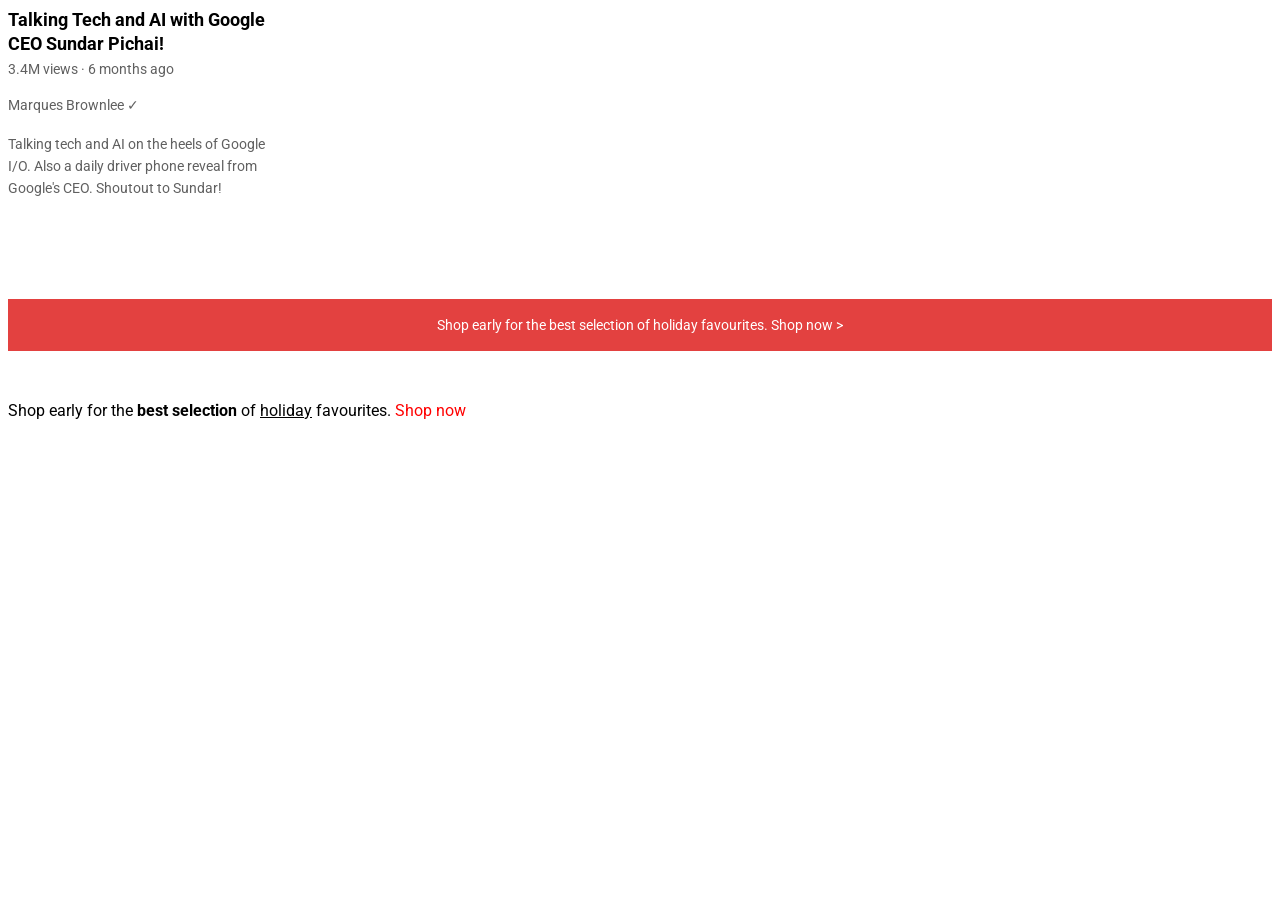
<file: Youtube project/intro to html/text.html>
<!DOCTYPE html>
<html>
  <head>
    <title>Text Practice</title>

    <link rel="preconnect" href="https://fonts.googleapis.com">
    <link rel="preconnect" href="https://fonts.gstatic.com" crossorigin>
    <link href="https://fonts.googleapis.com/css2?family=Roboto:wght@400;700&display=swap" rel="stylesheet">

    <link rel="stylesheet" href="styles/text.css">
  </head>
  <body>
    <p class="video-title">
      Talking Tech and AI with Google CEO Sundar Pichai!
    </p>

    <p class="video-stats">
      3.4M views &#183; 6 months ago
    </p>

    <p class="video-author">
      Marques Brownlee &#10003;
    </p>

    <p class="video-description">
      Talking tech and AI on the heels of Google I/O. Also a daily driver phone reveal from Google's CEO. Shoutout to Sundar!
    </p>

    <p class="apple-text">
      Shop early for the best selection of holiday favourites. <span class="shop-link">Shop now &#62;</span>
    </p>

    <p>
      Shop early for the <strong>best selection</strong> of <u>holiday</u> favourites. <span class="span-example">Shop now</span>
    </p>
  </body>
</html>
</file>
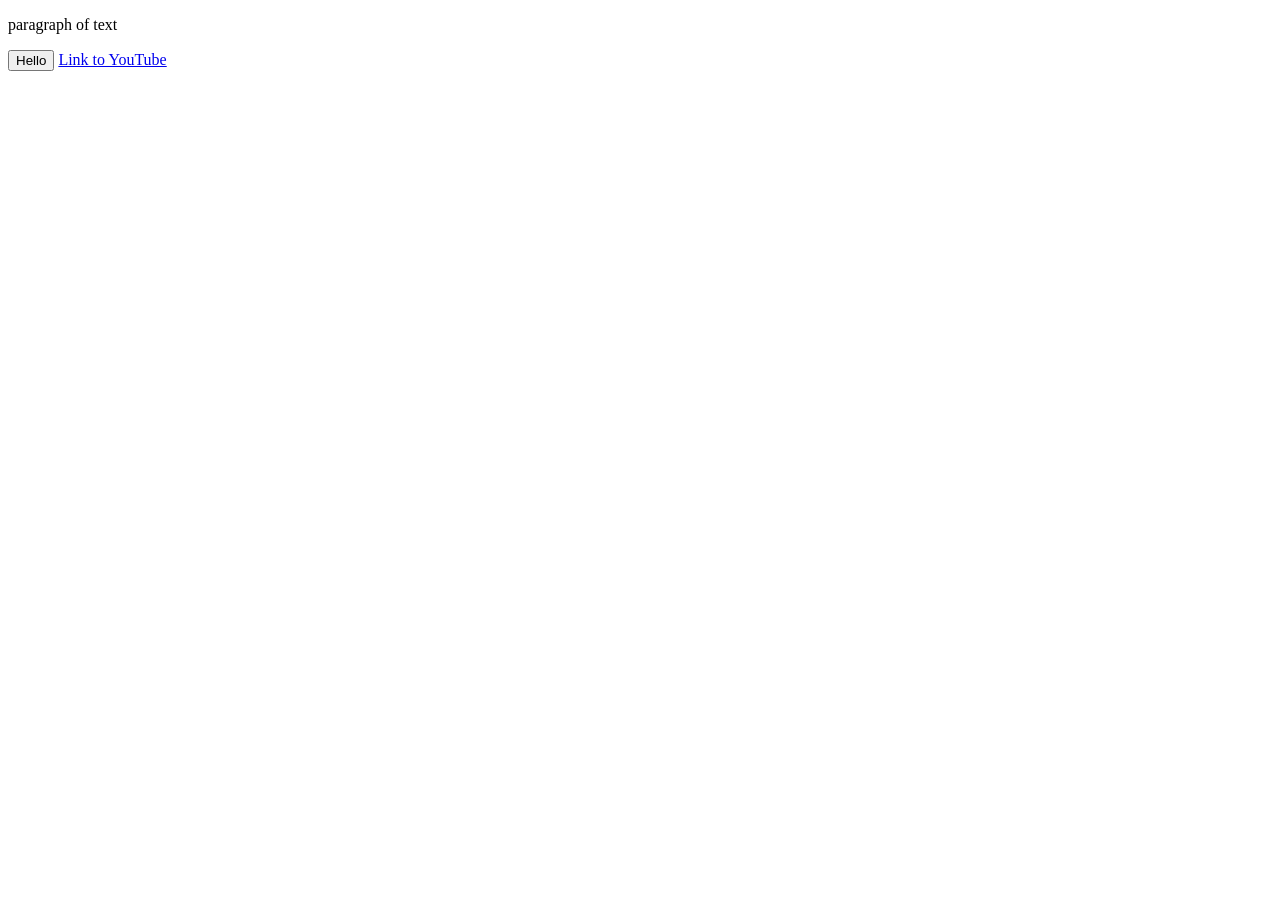
<file: Youtube project/intro to html/website.html>
<!DOCTYPE html>
<html>
  <head>
    <title>First Website</title>
  </head>
  <body>
    <p>
      paragraph of text
    </p>

    <button>
      Hello
    </button>

    <a href="https://www.youtube.com/" target="blank">
      Link to YouTube
    </a>
  </body>
</html>
</file>
<file: products project/style.css>
.home-section{
  text-align: center;
  padding: 60px;
}

.shop-btn{
  padding: 12px 25px;
  font-size: 18px;
  border: none;
  border-radius: 8px;
  background: linear-gradient(to right, #00c6ff, #0072ff);
  color: white;
  cursor: pointer;
  margin-top: 20px;
}

.shop-btn:hover{
  transform: scale(1.1);
  transition: 0.3s;
}
.container{
  justify-content: center;
  display: flex;
  flex-wrap: wrap;
}
.cards{
  background: linear-gradient(lightgreen,lightblue);
  width:150px;
  border: 2px solid lightseagreen;
  border-radius: 8px;
  padding: 35px;
  text-align: center;
  margin: 10px;
}
/* Header */
.header{
  text-align: center;
  padding: 30px;
  background: linear-gradient(to right, #00c6ff, #0072ff);
  color: white;
}

/* About Section */
.about-section{
  display: flex;
  justify-content: center;
  flex-wrap: wrap;
  padding: 40px;
}

.about-card{
  background: white;
  width: 250px;
  margin: 15px;
  padding: 25px;
  border-radius: 12px;
  box-shadow: 0 4px 15px rgba(0,0,0,0.2);
  transition: 0.3s;
}

.about-card:hover{
  transform: translateY(-10px);
}

/* Contact Section */
.contact-section{
  display: flex;
  justify-content: center;
  flex-wrap: wrap;
  padding: 40px;
}

.contact-card{
  background: white;
  padding: 25px;
  width: 300px;
  border-radius: 12px;
  box-shadow: 0 4px 15px rgba(0,0,0,0.2);
  margin: 15px;
}

.contact-card input,
.contact-card textarea{
  width: 100%;
  padding: 10px;
  margin: 10px 0;
  border-radius: 8px;
  border: 1px solid gray;
}

.contact-card button{
  width: 100%;
  padding: 10px;
  border: none;
  border-radius: 8px;
  background: #0072ff;
  color: white;
  font-size: 16px;
  cursor: pointer;
}

.contact-card button:hover{
  background: #005ecb;
}

.contact-info{
  background: lightyellow;
  padding: 25px;
  width: 250px;
  border-radius: 12px;
  margin: 15px;
}
</file>
<file: Restaurant project/mmsfoods.css>
*{
    margin: 0;
    padding: 0;
    box-sizing: border-box;
    font-family: 'Poppins', sans-serif;
    text-decoration: none;
    list-style: none;
}

body{
    overflow-x: hidden;
}

/* ================= NAVBAR ================= */

.navbar{
    display: flex;
    align-items: center;
    justify-content: space-between;
    width: 90%;
    margin: auto;
    padding: 25px 0;
    position: absolute;
    top: 0;
    left: 5%;
    z-index: 1000;
}

.logo{
    color: #e78f38;
    font-size: 32px;
    font-weight: 700;
    letter-spacing: 2px;
}

.nav-links{
    display: flex;
    gap: 30px;
}

.nav-links a{
    font-size: 15px;
    color: #fff;
    text-transform: uppercase;
    transition: 0.3s;
}

.nav-links a:hover{
    color: #e78f38;
}

.nav-buttons .btn{
    background: #e78f38;
    border: none;
    color: #fff;
    padding: 10px 25px;
    border-radius: 30px;
    cursor: pointer;
    margin-left: 10px;
    transition: 0.3s;
}

.nav-buttons .btn:hover{
    background: #fff;
    color: #e78f38;
}

/* ================= HERO SECTION ================= */

.hero{
    min-height: 100vh;
    background: linear-gradient(rgba(0,0,0,0.6), rgba(0,0,0,0.4)),
                url("images/food_back.jpg");
    background-position: center;
    background-size: cover;
    background-repeat: no-repeat;
    display: flex;
    align-items: center;
    padding-left: 8%;
}

.hero-content{
    max-width: 650px;
    color: #fff;
}

.hero-content h1{
    font-size: 60px;
    font-weight: 700;
    line-height: 1.2;
}

.hero-content p{
    margin-top: 20px;
    font-size: 18px;
    line-height: 1.6;
    color: #f5f5f5;
}

.hero-buttons{
    margin-top: 35px;
}

.hero-buttons .btn{
    padding: 14px 40px;
    font-size: 16px;
    border-radius: 50px;
    border: none;
    cursor: pointer;
    transition: 0.3s;
}

/* ================= ABOUT SECTION ================= */
.about-container{
    display: flex;
    align-items: center;
    gap: 50px;
    flex-wrap: wrap;
}

.about-image img{
    width: 450px;
    border-radius: 20px;
    box-shadow: 0 15px 40px rgba(0,0,0,0.2);
}

.about-content{
    max-width: 500px;
}

.about-content p{
    margin: 15px 0;
    line-height: 1.6;
    color: #555;
}

/* Primary Button */
.primary-btn{
    background: linear-gradient(45deg, #ff9a3c, #ff5e00);
    color: #fff;
    margin-right: 20px;
}

.primary-btn:hover{
    transform: translateY(-5px);
}

/* Secondary Button */
.secondary-btn{
    background: transparent;
    border: 2px solid #fff;
    color: #fff;
}

.secondary-btn:hover{
    background: #fff;
    color: #ff5e00;
}

/* ================= SECTIONS ================= */

section{
    padding: 80px 10%;
}

section h2{
    text-align: center;
    font-size: 35px;
    margin-bottom: 50px;
}

/* ================= MENU ================= */

.menu-cards{
    display: flex;
    justify-content: center;
    gap: 30px;
    flex-wrap: wrap;
}

.card{
    background: #fff;
    width: 280px;
    padding: 20px;
    border-radius: 15px;
    text-align: center;
    box-shadow: 0 10px 25px rgba(0,0,0,0.1);
    transition: 0.3s;
}

.card:hover{
    transform: translateY(-10px);
}

.card img{
    width: 100%;
    border-radius: 10px;
}

.card h3{
    margin: 15px 0 10px;
}

.card p{
    color: #e78f38;
    font-weight: bold;
}

.small-btn{
    margin-top: 15px;
    background: #e78f38;
    border: none;
    padding: 10px 25px;
    border-radius: 25px;
    color: #fff;
    cursor: pointer;
}
/* ================= REVIEWS ================= */

.reviews{
    background: #f9f9f9;
}

.review-container{
    display: flex;
    gap: 30px;
    justify-content: center;
    flex-wrap: wrap;
}

.review-card{
    background: #fff;
    width: 320px;
    padding: 25px;
    border-radius: 15px;
    box-shadow: 0 10px 30px rgba(0,0,0,0.1);
    transition: 0.3s;
}

.review-card:hover{
    transform: translateY(-10px);
}

.review-card p{
    font-style: italic;
    margin-bottom: 15px;
}

.review-user{
    display: flex;
    justify-content: space-between;
    align-items: center;
}

/* ================= CONTACT ================= */

.contact{
    background: linear-gradient(45deg, #ff9a3c, #ff5e00);
    color: #fff;
}

.contact-container{
    display: flex;
    justify-content: space-between;
    align-items: center;
    gap: 50px;
    flex-wrap: wrap;
}

.contact-info{
    max-width: 400px;
}

.contact-form form{
    display: flex;
    flex-direction: column;
    gap: 15px;
    width: 350px;
}

.contact-form input,
.contact-form textarea{
    padding: 12px;
    border-radius: 10px;
    border: none;
    outline: none;
}

.contact-form button{
    background: #fff;
    color: #ff5e00;
    border-radius: 30px;
    padding: 12px;
    cursor: pointer;
    font-weight: 600;
}

.contact-form button:hover{
    background: #111;
    color: #fff;
}
</file>
<file: wikipedia project/wiki.css>
/* ===== GLOBAL ===== */
body {
  margin: 0;
  font-family: Georgia, 'Times New Roman', serif;
  background-color: #f8f9fa;
  color: #202122;
}

/* ===== HEADER ===== */
.top-header {
  display: flex;
  justify-content: space-between;
  align-items: center;
  background: white;
  padding: 10px 20px;
  border-bottom: 1px solid #a2a9b1;
}

.logo {
  font-size: 22px;
  margin-left: 10px;
}

.left-header {
  display: flex;
  align-items: center;
}

.menu {
  font-size: 20px;
  cursor: pointer;
}

.search-bar input {
  padding: 6px;
  width: 250px;
}

.search-bar button {
  padding: 6px 10px;
}

.right-header a {
  margin-left: 15px;
  text-decoration: none;
  color: #0645ad;
  font-size: 14px;
}

.right-header a:hover {
  text-decoration: underline;
}

/* ===== LAYOUT ===== */
.page-layout {
  display: flex;
  max-width: 1400px;
  margin: 20px auto;
}

/* ===== LEFT SIDEBAR ===== */
.left-sidebar {
  width: 220px;
  padding: 15px;
  font-size: 14px;
}

.left-sidebar h3 {
  border-bottom: 1px solid #a2a9b1;
  padding-bottom: 5px;
}

.left-sidebar ul {
  list-style: none;
  padding-left: 0;
}

.left-sidebar li {
  margin: 8px 0;
}

.left-sidebar a {
  text-decoration: none;
  color: #0645ad;
}

.left-sidebar a:hover {
  text-decoration: underline;
}

/* ===== MAIN CONTENT ===== */
.main-content {
  flex: 1;
  background: white;
  padding: 25px;
  border: 1px solid #a2a9b1;
}

.main-content h1 {
  font-size: 32px;
  border-bottom: 1px solid #a2a9b1;
  padding-bottom: 5px;
}

.main-content h2 {
  margin-top: 30px;
  border-bottom: 1px solid #a2a9b1;
  padding-bottom: 4px;
  font-size: 22px;
}

.subheading {
  font-size: 14px;
  color: #54595d;
  margin-bottom: 20px;
}

.main-content p,
.main-content li {
  font-size: 15px;
  line-height: 1.6;
}

.main-content a {
  color: #0645ad;
  text-decoration: none;
}

.main-content a:hover {
  text-decoration: underline;
}

/* ===== RIGHT SIDEBAR ===== */
.right-sidebar {
  width: 250px;
  padding: 15px;
  font-size: 14px;
}

.right-sidebar h3 {
  border-bottom: 1px solid #a2a9b1;
  padding-bottom: 5px;
}

.option {
  margin-top: 15px;
}
</file>
<file: Youtube project/styles/general.css>
p {
  margin-top: 0;
  margin-bottom: 0;
}

body {
  /* This style below will be inherited */
  font-family: Roboto, Arial;
  margin: 0;
  padding-top: 80px;
  padding-left: 96px;
  padding-right: 24px;
  background-color: rgb(248, 248, 248);
}
</file>
<file: Youtube project/styles/header.css>
.header {
  height: 55px;

  display: flex;
  flex-direction: row;
  justify-content: space-between;

  position: fixed;
  top: 0;
  left: 0;
  right: 0;
  z-index: 100;

  background-color: white;
  border-bottom-width: 1px;
  border-bottom-style: solid;
  border-bottom-color: rgb(228, 228, 228);
}

.left-section {
  display: flex;
  align-items: center;
}

.hamburger-menu {
  height: 24px;
  margin-left: 24px;
  margin-right: 24px;
}

.youtube-logo {
  height: 20px;
}

.middle-section {
  flex: 1;
  margin-left: 70px;
  margin-right: 35px;
  max-width: 500px;
  display: flex;
  align-items: center;
}

.search-bar {
  flex: 1;
  height: 36px;
  padding-left: 10px;
  font-size: 16px;
  border: 1px solid rgb(192, 192, 192);
  border-radius: 2px;
  box-shadow: inset 1px 2px 3px rgba(0, 0, 0, 0.05);
  width: 0;
}

.search-bar::placeholder {
  font-size: 16px;
}

.search-button {
  height: 40px;
  width: 66px;
  background-color: rgb(240, 240, 240);
  border-width: 1px;
  border-style: solid;
  border-color: rgb(192, 192, 192);
  margin-left: -1px;
  margin-right: 10px;
}

.search-button,
.voice-search-button,
.upload-icon-container {
  display: flex;
  justify-content: center;
  align-items: center;
  position: relative;
}

.search-button .tooltip,
.voice-search-button .tooltip,
.upload-icon-container .tooltip {
  position: absolute;
  background-color: gray;
  color: white;
  padding-top: 4px;
  padding-bottom: 4px;
  padding-left: 8px;
  padding-right: 8px;
  border-radius: 2px;
  font-size: 12px;
  bottom: -30px;
  opacity: 0;
  transition: opacity 0.15s;
  pointer-events: none;
  white-space: nowrap;
}

.search-button:hover .tooltip,
.voice-search-button:hover .tooltip,
.upload-icon-container:hover .tooltip {
  opacity: 1;
}

.search-icon {
  height: 25px;
}

.voice-search-button {
  height: 40px;
  width: 40px;
  border-radius: 20px;
  border: none;
  background-color: rgb(245, 245, 245);
}

.voice-search-icon {
  height: 24px;
}

.right-section {
  width: 180px;
  margin-right: 20px;
  display: flex;
  align-items: center;
  justify-content: space-between;
  flex-shrink: 0;
}

.upload-icon {
  height: 24px;
}

.youtube-apps-icon {
  height: 24px;
}

.notifications-icon {
  height: 24px;
}

.notifications-icon-container {
  position: relative;
}

.notifications-count {
  position: absolute;
  top: -2px;
  right: -5px;
  background-color: rgb(200, 0, 0);
  color: white;
  font-size: 11px;
  padding-left: 5px;
  padding-right: 5px;
  padding-top: 2px;
  padding-bottom: 2px;
  border-radius: 10px;
}

.current-user-picture {
  height: 32px;
  border-radius: 16px;
}
</file>
<file: Youtube project/styles/video.css>
.thumbnail {
  width: 100%;
}

.video-title {
  margin-top: 0;
  font-size: 14px;
  font-weight: 500;
  line-height: 20px;
  margin-bottom: 10px;
}

.video-info-grid {
  display: grid;
  grid-template-columns: 50px 1fr;
}

.profile-picture {
  width: 36px;
  border-radius: 50px;
}

.thumbnail-row {
  margin-bottom: 8px;
  position: relative;
}

.video-author,
.video-stats {
  font-size: 12px;
  color: rgb(96, 96, 96);
}

.video-author {
  margin-bottom: 4px;
}

.video-grid {
  display: grid;
  grid-template-columns: 1fr 1fr 1fr;
  column-gap: 16px;
  row-gap: 40px;
}

@media (max-width: 750px) {
  .video-grid {
    grid-template-columns: 1fr 1fr;
  }
}

@media (min-width: 751px) and (max-width: 999px) {
  .video-grid {
    grid-template-columns: 1fr 1fr 1fr;
  }
}

@media (min-width: 1000px) {
  .video-grid {
    grid-template-columns: 1fr 1fr 1fr 1fr;
  }
}

.video-time {
  font-size: 12px;
  font-weight: 500;
  padding: 4px;
  border-radius: 2px;
  background-color: black;
  color: white;
  position: absolute;
  bottom: 8px;
  right: 5px;
}
</file>
<file: Youtube project/styles/sidebar.css>
.sidebar {
  position: fixed;
  left: 0;
  bottom: 0;
  top: 55px;
  background-color: white;
  width: 72px;
  z-index: 200;
  padding-top: 5px;
}

.sidebar-link {
  height: 74px;
  display: flex;
  justify-content: center;
  align-items: center;
  flex-direction: column;
  cursor: pointer;
}

.sidebar-link:hover {
  background-color: rgb(235, 235, 235);
}

.sidebar-link img {
  height: 24px;
  margin-bottom: 4px;
}

.sidebar-link div {
  font-size: 10px;
}
</file>
<file: Youtube project/intro to html/styles/text.css>
p {
  font-family: Roboto;
  margin-top: 0;
  margin-bottom: 0;
}

.video-stats {
  font-size: 14px;
  color: rgb(96, 96, 96);
  margin-bottom: 20px;
}

.video-title {
  font-weight: bold;
  font-size: 18px;
  width: 280px;
  line-height: 24px;
  margin-bottom: 5px;
}

.video-author {
  font-size: 14px;
  color: rgb(96, 96, 96);
  margin-bottom: 20px;
}

.video-description {
  font-size: 14px;
  color: rgb(96, 96, 96);
  width: 280px;
  line-height: 22px;
  margin-bottom: 100px;
}

.apple-text {
  margin-bottom: 50px;
  font-size: 14px;
  background-color: rgb(227, 65, 64);
  color: white;
  text-align: center;
  padding-top: 18px;
  padding-bottom: 18px;
}

.span-example {
  color: red;
}

.span-example:hover {
  text-decoration: underline;
}

.shop-link {
  cursor: pointer;
}

.shop-link:hover {
  text-decoration: underline;
}
</file>
